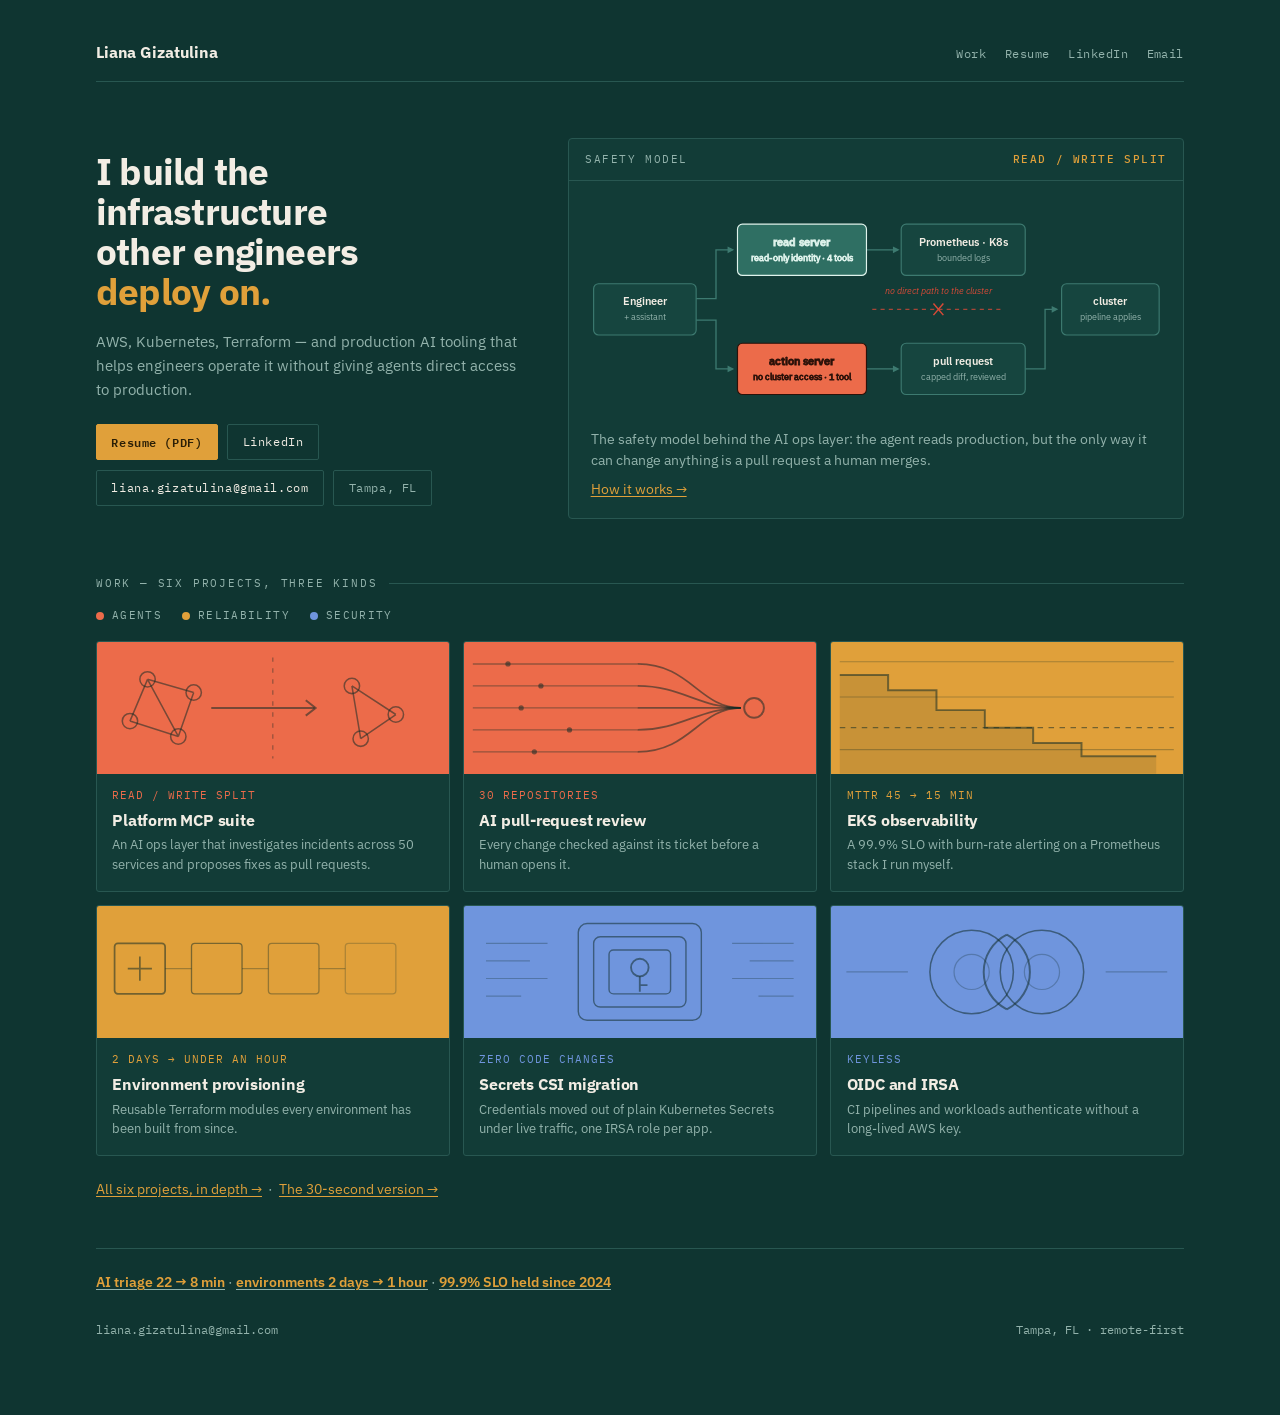
<file: index.html>
<!doctype html>
<html lang="en">
<head>
<meta charset="utf-8">
<meta name="viewport" content="width=device-width, initial-scale=1">
<title>Liana Gizatulina — Platform / DevOps Engineer</title>
<meta name="description" content="Platform engineer. I build the infrastructure other engineers deploy on — AWS, Kubernetes, Terraform — and production AI tooling for operating it.">
<link rel="icon" href="favicon.svg" type="image/svg+xml">
<link rel="canonical" href="https://lianagizatulina.com/">
<meta property="og:type" content="website">
<meta property="og:site_name" content="Liana Gizatulina">
<meta property="og:url" content="https://lianagizatulina.com/">
<meta property="og:title" content="Liana Gizatulina — Platform / DevOps Engineer">
<meta property="og:description" content="Platform engineer. I build the infrastructure other engineers deploy on — AWS, Kubernetes, Terraform — and production AI tooling for operating it.">
<meta property="og:image" content="https://lianagizatulina.com/og-2.png">
<meta property="og:image:width" content="1200">
<meta property="og:image:height" content="630">
<meta property="og:image:alt" content="Liana Gizatulina, Platform / DevOps Engineer. 99.9% SLO since 2024, environments 2 days to 1 hour, AI triage 22 to 8 min.">
<meta name="twitter:card" content="summary_large_image">
<link rel="preconnect" href="https://fonts.googleapis.com">
<link rel="preconnect" href="https://fonts.gstatic.com" crossorigin>
<link rel="stylesheet" href="style.css?v=12">
</head>
<body>

<svg width="0" height="0" style="position:absolute" aria-hidden="true" focusable="false">
  <symbol id="art-split" viewBox="0 0 320 120">
    <g fill="none" stroke="currentColor" stroke-width="1.4">
      <circle cx="46" cy="34" r="7"/><circle cx="30" cy="72" r="7"/><circle cx="74" cy="86" r="7"/><circle cx="88" cy="46" r="7"/>
      <path d="M46 34L88 46M46 34L30 72M30 72L74 86M88 46L74 86M46 34L74 86"/>
      <circle cx="232" cy="40" r="7"/><circle cx="272" cy="66" r="7"/><circle cx="240" cy="88" r="7"/>
      <path d="M232 40L272 66M272 66L240 88M232 40L240 88"/>
    </g>
    <path d="M160 14V106" stroke="currentColor" stroke-width="1.2" stroke-dasharray="4 6" opacity=".7"/>
    <g class="hi" stroke="currentColor" stroke-width="1.8" fill="none">
      <path d="M104 60h94"/><path d="M190 53l9 7-9 7"/>
    </g>
  </symbol>
  <symbol id="art-lanes" viewBox="0 0 320 120">
    <g fill="none" stroke="currentColor" stroke-width="1.2" opacity=".75">
      <path d="M8 20h150M8 40h150M8 60h150M8 80h150M8 100h150"/>
    </g>
    <g class="hi" fill="none" stroke="currentColor" stroke-width="1.6">
      <path d="M158 20C206 20 214 60 252 60"/><path d="M158 40C198 40 214 60 252 60"/>
      <path d="M158 60h94"/>
      <path d="M158 80C198 80 214 60 252 60"/><path d="M158 100C206 100 214 60 252 60"/>
      <circle cx="264" cy="60" r="9" stroke-width="1.8"/>
    </g>
    <g fill="currentColor"><circle cx="40" cy="20" r="2.4"/><circle cx="70" cy="40" r="2.4"/><circle cx="52" cy="60" r="2.4"/><circle cx="96" cy="80" r="2.4"/><circle cx="64" cy="100" r="2.4"/></g>
  </symbol>
  <symbol id="art-burn" viewBox="0 0 320 120">
    <path d="M8 30h44v14h44v18h44v16h44v14h44v12h68v36H8z" fill="currentColor" opacity=".22"/>
    <path class="hi" d="M8 30h44v14h44v18h44v16h44v14h44v12h68" fill="none" stroke="currentColor" stroke-width="1.8"/>
    <path d="M8 78h304" fill="none" stroke="currentColor" stroke-width="1.2" stroke-dasharray="5 5"/>
    <g fill="none" stroke="currentColor" stroke-width="1" opacity=".55"><path d="M8 18h304M8 50h304M8 98h304"/></g>
  </symbol>
  <symbol id="art-grid" viewBox="0 0 320 120">
    <g class="hi" fill="none" stroke="currentColor" stroke-width="1.6">
      <rect x="16" y="34" width="46" height="46" rx="3"/><path d="M28 57h22M39 46v22"/>
    </g>
    <g fill="none" stroke="currentColor" stroke-width="1.2">
      <rect x="86" y="34" width="46" height="46" rx="3" opacity=".95"/>
      <rect x="156" y="34" width="46" height="46" rx="3" opacity=".7"/>
      <rect x="226" y="34" width="46" height="46" rx="3" opacity=".45"/>
    </g>
    <g stroke="currentColor" stroke-width="1.2" opacity=".6" fill="none"><path d="M62 57h24M132 57h24M202 57h24"/></g>
  </symbol>
  <symbol id="art-vault" viewBox="0 0 320 120">
    <g fill="none" stroke="currentColor" stroke-width="1.3">
      <rect x="104" y="16" width="112" height="88" rx="8"/>
      <rect x="118" y="28" width="84" height="64" rx="6"/>
      <rect x="132" y="40" width="56" height="40" rx="4"/>
    </g>
    <g class="hi" fill="none" stroke="currentColor" stroke-width="1.7">
      <circle cx="160" cy="56" r="8"/><path d="M160 64v14M160 72h7"/>
    </g>
    <g fill="none" stroke="currentColor" stroke-width="1.1" opacity=".55">
      <path d="M20 34h56M20 50h40M20 66h56M20 82h32"/>
      <path d="M244 34h56M260 50h40M244 66h56M268 82h32"/>
    </g>
  </symbol>
  <symbol id="art-rings" viewBox="0 0 320 120">
    <g fill="none" stroke="currentColor" stroke-width="1.4">
      <circle cx="128" cy="60" r="38"/><circle cx="192" cy="60" r="38"/>
    </g>
    <g class="hi" fill="none" stroke="currentColor" stroke-width="1.8">
      <path d="M160 26a38 38 0 000 68"/><path d="M160 26a38 38 0 010 68"/>
    </g>
    <g fill="none" stroke="currentColor" stroke-width="1.1" opacity=".5">
      <circle cx="128" cy="60" r="16"/><circle cx="192" cy="60" r="16"/>
      <path d="M14 60h56M250 60h56"/>
    </g>
  </symbol>
</svg>

<div class="wrap wide">

  <nav class="site-nav">
    <span class="who">Liana Gizatulina</span>
    <span class="nav-links">
      <a href="projects/">Work</a>
      <a href="resume.pdf">Resume</a>
      <a href="https://linkedin.com/in/liana-gizatulina">LinkedIn</a>
      <a href="mailto:liana.gizatulina@gmail.com">Email</a>
    </span>
  </nav>

  <div class="hero-split">
  <header class="hero">
    <h1>I build the infrastructure other engineers <em>deploy on.</em></h1>
    <p class="hook">AWS, Kubernetes, Terraform — and production AI tooling that helps engineers operate it without giving agents direct access to production.</p>
    <ul class="chips">
      <li><a class="pri" href="resume.pdf">Resume (PDF)</a></li>
      <li><a href="https://linkedin.com/in/liana-gizatulina">LinkedIn</a></li>
      <li><a href="mailto:liana.gizatulina@gmail.com">liana.gizatulina@gmail.com</a></li>
      <li><span>Tampa, FL</span></li>
    </ul>
  </header>

  <figure class="showcase framed">
    <div class="panel-bar"><span>Safety model</span><b>read / write split</b></div>
    <div class="panel-body">
      <svg class="dgm" viewBox="0 0 700 250" role="img" aria-label="Read and write paths, separated" aria-describedby="home-diagram-desc" xmlns="http://www.w3.org/2000/svg">
        <desc id="home-diagram-desc">The assistant reaches the read server, which queries Prometheus, Kubernetes state, and bounded logs using a read-only service account. Separately, the assistant reaches the action server, which holds no cluster credentials and can only open a GitHub pull request. A human reviews and merges that pull request, and only then does the delivery pipeline apply the change to the cluster. There is no path from the agent directly to the cluster.</desc>

        <g class="edge from-eng to-read"><path class="ln" d="M132 112 H 156 V 53 H 176"/><path class="hd" d="M178 53 l -8 -4 v 8 z"/></g>
        <g class="edge from-eng to-act"><path class="ln" d="M132 138 H 156 V 197 H 176"/><path class="hd" d="M178 197 l -8 -4 v 8 z"/></g>
        <g class="edge from-read to-prom"><path class="ln" d="M338 53 H 376"/><path class="hd" d="M378 53 l -8 -4 v 8 z"/></g>
        <g class="edge from-act to-pr"><path class="ln" d="M338 197 H 376"/><path class="hd" d="M378 197 l -8 -4 v 8 z"/></g>
        <g class="edge from-pr to-cluster"><path class="ln" d="M530 197 H 554 V 125 H 568"/><path class="hd" d="M570 125 l -8 -4 v 8 z"/></g>

        <g class="barrier" aria-hidden="true">
          <path class="bar" d="M345 125 H 505"/>
          <path class="cross" d="M419 118 l 12 14 M431 118 l -12 14"/>
          <text x="425" y="106">no direct path to the cluster</text>
        </g>

        <g class="node n-eng">
          <rect class="box" x="8" y="94" width="124" height="62" rx="6"/>
          <text class="lbl" x="70" y="120">Engineer</text>
          <text class="sub" x="70" y="138">+ assistant</text>
        </g>
        <g class="node n-read">
          <rect class="box" x="182" y="22" width="156" height="62" rx="6"/>
          <text class="lbl" x="260" y="48">read server</text>
          <text class="sub" x="260" y="66">read-only identity &#183; 4 tools</text>
        </g>
        <g class="node n-act">
          <rect class="box" x="182" y="166" width="156" height="62" rx="6"/>
          <text class="lbl" x="260" y="192">action server</text>
          <text class="sub" x="260" y="210">no cluster access &#183; 1 tool</text>
        </g>
        <g class="node n-prom">
          <rect class="box" x="380" y="22" width="150" height="62" rx="6"/>
          <text class="lbl" x="455" y="48">Prometheus &#183; K8s</text>
          <text class="sub" x="455" y="66">bounded logs</text>
        </g>
        <g class="node n-pr">
          <rect class="box" x="380" y="166" width="150" height="62" rx="6"/>
          <text class="lbl" x="455" y="192">pull request</text>
          <text class="sub" x="455" y="210">capped diff, reviewed</text>
        </g>
        <g class="node n-cluster">
          <rect class="box" x="574" y="94" width="118" height="62" rx="6"/>
          <text class="lbl" x="633" y="120">cluster</text>
          <text class="sub" x="633" y="138">pipeline applies</text>
        </g>
      </svg>
      <figcaption>The safety model behind the AI ops layer: the agent reads production, but the only way it can change anything is a pull request a human merges.<a class="go" href="projects/mcp-suite.html">How it works &rarr;</a></figcaption>
    </div>
  </figure>
  </div>

  <p class="sec-label">Work — six projects, three kinds</p>

  <ul class="cat-key">
    <li class="c-agents"><i></i>Agents</li>
    <li class="c-rely"><i></i>Reliability</li>
    <li class="c-sec"><i></i>Security</li>
  </ul>

  <ul class="cards">
    <li><a class="pcard c-agents" href="projects/mcp-suite.html">
      <svg class="pcard-art" viewBox="0 0 320 120" aria-hidden="true"><use href="#art-split"/></svg>
      <span class="pcard-body">
        <span class="pcard-metric">read / write split</span>
        <span class="pcard-title">Platform MCP suite</span>
        <span class="pcard-note">An AI ops layer that investigates incidents across 50 services and proposes fixes as pull requests.</span>
      </span>
    </a></li>
    <li><a class="pcard c-agents" href="projects/ai-pr-review.html">
      <svg class="pcard-art" viewBox="0 0 320 120" aria-hidden="true"><use href="#art-lanes"/></svg>
      <span class="pcard-body">
        <span class="pcard-metric">30 repositories</span>
        <span class="pcard-title">AI pull-request review</span>
        <span class="pcard-note">Every change checked against its ticket before a human opens it.</span>
      </span>
    </a></li>
    <li><a class="pcard c-rely" href="projects/eks-observability.html">
      <svg class="pcard-art" viewBox="0 0 320 120" aria-hidden="true"><use href="#art-burn"/></svg>
      <span class="pcard-body">
        <span class="pcard-metric">MTTR 45 &rarr; 15 min</span>
        <span class="pcard-title">EKS observability</span>
        <span class="pcard-note">A 99.9% SLO with burn-rate alerting on a Prometheus stack I run myself.</span>
      </span>
    </a></li>
    <li><a class="pcard c-rely" href="projects/provisioning.html">
      <svg class="pcard-art" viewBox="0 0 320 120" aria-hidden="true"><use href="#art-grid"/></svg>
      <span class="pcard-body">
        <span class="pcard-metric">2 days &rarr; under an hour</span>
        <span class="pcard-title">Environment provisioning</span>
        <span class="pcard-note">Reusable Terraform modules every environment has been built from since.</span>
      </span>
    </a></li>
    <li><a class="pcard c-sec" href="projects/secrets-csi.html">
      <svg class="pcard-art" viewBox="0 0 320 120" aria-hidden="true"><use href="#art-vault"/></svg>
      <span class="pcard-body">
        <span class="pcard-metric">zero code changes</span>
        <span class="pcard-title">Secrets CSI migration</span>
        <span class="pcard-note">Credentials moved out of plain Kubernetes Secrets under live traffic, one IRSA role per app.</span>
      </span>
    </a></li>
    <li><a class="pcard c-sec" href="projects/oidc-irsa.html">
      <svg class="pcard-art" viewBox="0 0 320 120" aria-hidden="true"><use href="#art-rings"/></svg>
      <span class="pcard-body">
        <span class="pcard-metric">keyless</span>
        <span class="pcard-title">OIDC and IRSA</span>
        <span class="pcard-note">CI pipelines and workloads authenticate without a long-lived AWS key.</span>
      </span>
    </a></li>
  </ul>

  <p class="more"><a href="projects/">All six projects, in depth &rarr;</a> &nbsp;&middot;&nbsp; <a href="30-seconds.html">The 30-second version &rarr;</a></p>

  <p class="numbers">
    <a href="projects/mcp-suite.html"><strong>AI triage 22 &rarr; 8 min</strong></a> &middot; <a href="projects/provisioning.html"><strong>environments 2 days &rarr; 1 hour</strong></a> &middot; <a href="projects/eks-observability.html"><strong>99.9% SLO held since 2024</strong></a>
  </p>

  <p class="site-foot"><span>liana.gizatulina@gmail.com</span><span>Tampa, FL &middot; remote-first</span></p>

</div>
</body>
</html>
</file>
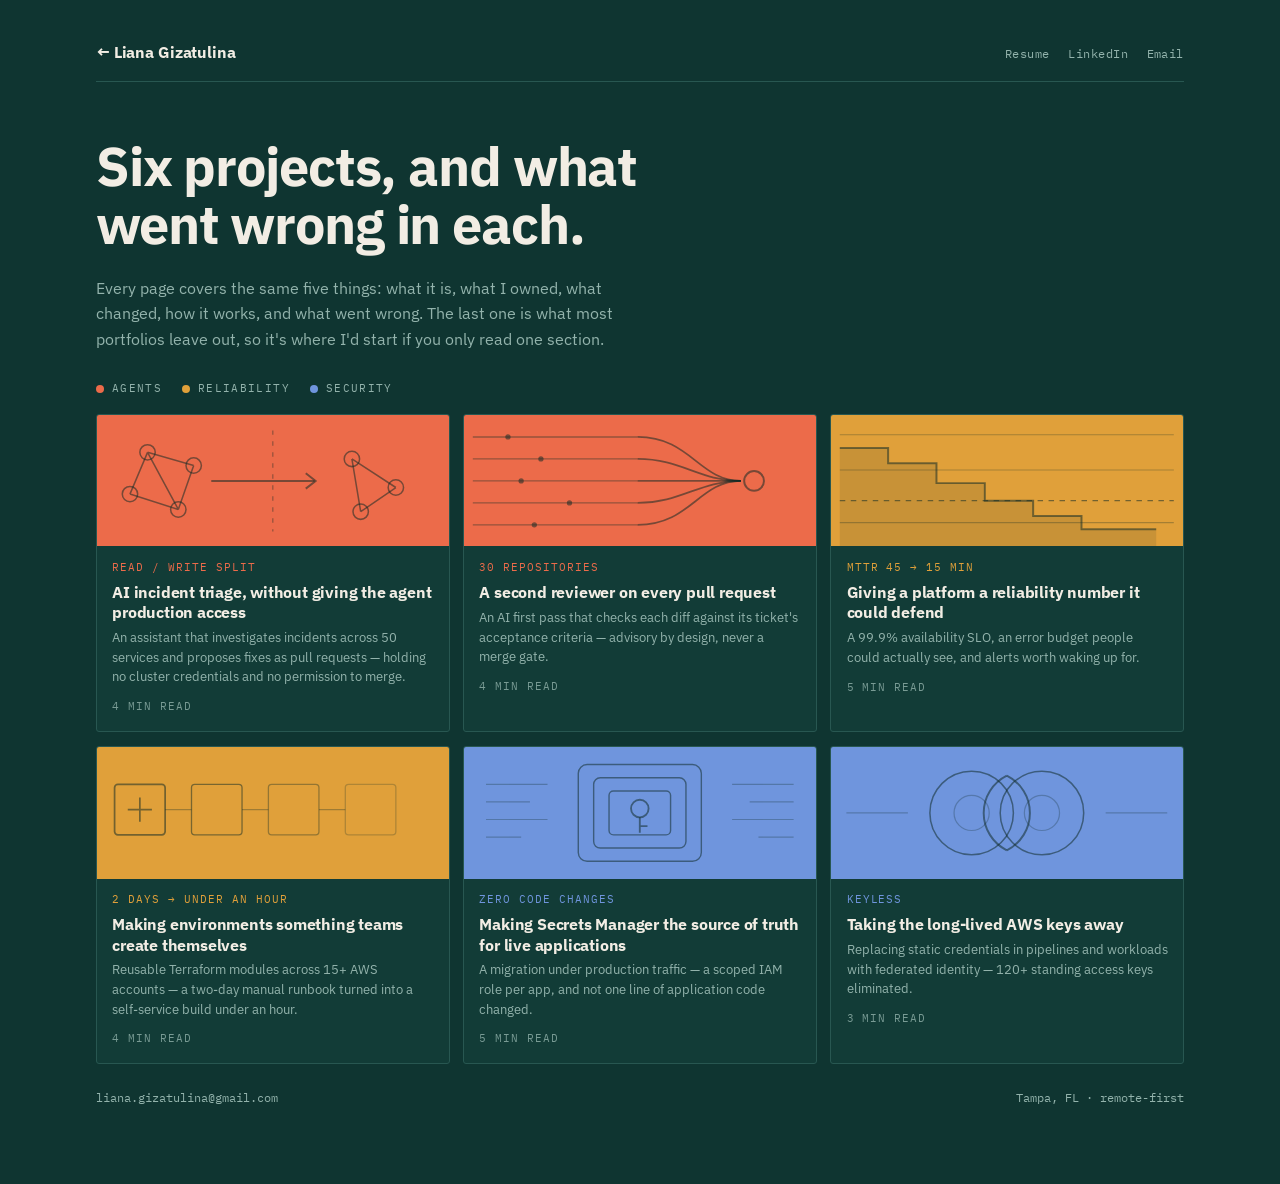
<file: projects/index.html>
<!doctype html>
<html lang="en">
<head>
<meta charset="utf-8">
<meta name="viewport" content="width=device-width, initial-scale=1">
<title>Projects — Liana Gizatulina</title>
<meta name="description" content="Platform engineering projects: what each one does, what changed because of it, how it works, and what went wrong.">
<link rel="icon" href="../favicon.svg" type="image/svg+xml">
<link rel="canonical" href="https://lianagizatulina.com/projects/">
<meta property="og:type" content="website">
<meta property="og:site_name" content="Liana Gizatulina">
<meta property="og:url" content="https://lianagizatulina.com/projects/">
<meta property="og:title" content="Projects — Liana Gizatulina">
<meta property="og:description" content="Platform engineering projects: what each one does, what changed because of it, how it works, and what went wrong.">
<meta property="og:image" content="https://lianagizatulina.com/og-2.png">
<meta property="og:image:width" content="1200">
<meta property="og:image:height" content="630">
<meta property="og:image:alt" content="Liana Gizatulina, Platform / DevOps Engineer. 99.9% SLO since 2024, environments 2 days to 1 hour, AI triage 22 to 8 min.">
<meta name="twitter:card" content="summary_large_image">
<link rel="preconnect" href="https://fonts.googleapis.com">
<link rel="preconnect" href="https://fonts.gstatic.com" crossorigin>
<link rel="stylesheet" href="../style.css?v=12">
</head>
<body>

<svg width="0" height="0" style="position:absolute" aria-hidden="true" focusable="false">
  <symbol id="art-split" viewBox="0 0 320 120">
    <g fill="none" stroke="currentColor" stroke-width="1.4">
      <circle cx="46" cy="34" r="7"/><circle cx="30" cy="72" r="7"/><circle cx="74" cy="86" r="7"/><circle cx="88" cy="46" r="7"/>
      <path d="M46 34L88 46M46 34L30 72M30 72L74 86M88 46L74 86M46 34L74 86"/>
      <circle cx="232" cy="40" r="7"/><circle cx="272" cy="66" r="7"/><circle cx="240" cy="88" r="7"/>
      <path d="M232 40L272 66M272 66L240 88M232 40L240 88"/>
    </g>
    <path d="M160 14V106" stroke="currentColor" stroke-width="1.2" stroke-dasharray="4 6" opacity=".7"/>
    <g class="hi" stroke="currentColor" stroke-width="1.8" fill="none">
      <path d="M104 60h94"/><path d="M190 53l9 7-9 7"/>
    </g>
  </symbol>
  <symbol id="art-lanes" viewBox="0 0 320 120">
    <g fill="none" stroke="currentColor" stroke-width="1.2" opacity=".75">
      <path d="M8 20h150M8 40h150M8 60h150M8 80h150M8 100h150"/>
    </g>
    <g class="hi" fill="none" stroke="currentColor" stroke-width="1.6">
      <path d="M158 20C206 20 214 60 252 60"/><path d="M158 40C198 40 214 60 252 60"/>
      <path d="M158 60h94"/>
      <path d="M158 80C198 80 214 60 252 60"/><path d="M158 100C206 100 214 60 252 60"/>
      <circle cx="264" cy="60" r="9" stroke-width="1.8"/>
    </g>
    <g fill="currentColor"><circle cx="40" cy="20" r="2.4"/><circle cx="70" cy="40" r="2.4"/><circle cx="52" cy="60" r="2.4"/><circle cx="96" cy="80" r="2.4"/><circle cx="64" cy="100" r="2.4"/></g>
  </symbol>
  <symbol id="art-burn" viewBox="0 0 320 120">
    <path d="M8 30h44v14h44v18h44v16h44v14h44v12h68v36H8z" fill="currentColor" opacity=".22"/>
    <path class="hi" d="M8 30h44v14h44v18h44v16h44v14h44v12h68" fill="none" stroke="currentColor" stroke-width="1.8"/>
    <path d="M8 78h304" fill="none" stroke="currentColor" stroke-width="1.2" stroke-dasharray="5 5"/>
    <g fill="none" stroke="currentColor" stroke-width="1" opacity=".55"><path d="M8 18h304M8 50h304M8 98h304"/></g>
  </symbol>
  <symbol id="art-grid" viewBox="0 0 320 120">
    <g class="hi" fill="none" stroke="currentColor" stroke-width="1.6">
      <rect x="16" y="34" width="46" height="46" rx="3"/><path d="M28 57h22M39 46v22"/>
    </g>
    <g fill="none" stroke="currentColor" stroke-width="1.2">
      <rect x="86" y="34" width="46" height="46" rx="3" opacity=".95"/>
      <rect x="156" y="34" width="46" height="46" rx="3" opacity=".7"/>
      <rect x="226" y="34" width="46" height="46" rx="3" opacity=".45"/>
    </g>
    <g stroke="currentColor" stroke-width="1.2" opacity=".6" fill="none"><path d="M62 57h24M132 57h24M202 57h24"/></g>
  </symbol>
  <symbol id="art-vault" viewBox="0 0 320 120">
    <g fill="none" stroke="currentColor" stroke-width="1.3">
      <rect x="104" y="16" width="112" height="88" rx="8"/>
      <rect x="118" y="28" width="84" height="64" rx="6"/>
      <rect x="132" y="40" width="56" height="40" rx="4"/>
    </g>
    <g class="hi" fill="none" stroke="currentColor" stroke-width="1.7">
      <circle cx="160" cy="56" r="8"/><path d="M160 64v14M160 72h7"/>
    </g>
    <g fill="none" stroke="currentColor" stroke-width="1.1" opacity=".55">
      <path d="M20 34h56M20 50h40M20 66h56M20 82h32"/>
      <path d="M244 34h56M260 50h40M244 66h56M268 82h32"/>
    </g>
  </symbol>
  <symbol id="art-rings" viewBox="0 0 320 120">
    <g fill="none" stroke="currentColor" stroke-width="1.4">
      <circle cx="128" cy="60" r="38"/><circle cx="192" cy="60" r="38"/>
    </g>
    <g class="hi" fill="none" stroke="currentColor" stroke-width="1.8">
      <path d="M160 26a38 38 0 000 68"/><path d="M160 26a38 38 0 010 68"/>
    </g>
    <g fill="none" stroke="currentColor" stroke-width="1.1" opacity=".5">
      <circle cx="128" cy="60" r="16"/><circle cx="192" cy="60" r="16"/>
      <path d="M14 60h56M250 60h56"/>
    </g>
  </symbol>
</svg>

<div class="wrap wide">

  <nav class="site-nav">
    <span class="who"><a class="home" href="../">&larr; Liana Gizatulina</a></span>
    <span class="nav-links">
      <a href="../resume.pdf">Resume</a>
      <a href="https://linkedin.com/in/liana-gizatulina">LinkedIn</a>
      <a href="mailto:liana.gizatulina@gmail.com">Email</a>
    </span>
  </nav>

  <header class="hero">
    <h1>Six projects, and what went wrong in each.</h1>
    <p class="hook">Every page covers the same five things: what it is, what I owned, what changed, how it works, and what went wrong. The last one is what most portfolios leave out, so it's where I'd start if you only read one section.</p>
  </header>

  <ul class="cat-key">
    <li class="c-agents"><i></i>Agents</li>
    <li class="c-rely"><i></i>Reliability</li>
    <li class="c-sec"><i></i>Security</li>
  </ul>

  <ul class="cards">
    <li><a class="pcard c-agents" href="mcp-suite.html">
      <svg class="pcard-art" viewBox="0 0 320 120" aria-hidden="true"><use href="#art-split"/></svg>
      <span class="pcard-body">
        <span class="pcard-metric">read / write split</span>
        <span class="pcard-title">AI incident triage, without giving the agent production access</span>
        <span class="pcard-note">An assistant that investigates incidents across 50 services and proposes fixes as pull requests — holding no cluster credentials and no permission to merge.</span>
        <span class="pcard-time">4 min read</span>
      </span>
    </a></li>
    <li><a class="pcard c-agents" href="ai-pr-review.html">
      <svg class="pcard-art" viewBox="0 0 320 120" aria-hidden="true"><use href="#art-lanes"/></svg>
      <span class="pcard-body">
        <span class="pcard-metric">30 repositories</span>
        <span class="pcard-title">A second reviewer on every pull request</span>
        <span class="pcard-note">An AI first pass that checks each diff against its ticket's acceptance criteria — advisory by design, never a merge gate.</span>
        <span class="pcard-time">4 min read</span>
      </span>
    </a></li>
    <li><a class="pcard c-rely" href="eks-observability.html">
      <svg class="pcard-art" viewBox="0 0 320 120" aria-hidden="true"><use href="#art-burn"/></svg>
      <span class="pcard-body">
        <span class="pcard-metric">MTTR 45 &rarr; 15 min</span>
        <span class="pcard-title">Giving a platform a reliability number it could defend</span>
        <span class="pcard-note">A 99.9% availability SLO, an error budget people could actually see, and alerts worth waking up for.</span>
        <span class="pcard-time">5 min read</span>
      </span>
    </a></li>
    <li><a class="pcard c-rely" href="provisioning.html">
      <svg class="pcard-art" viewBox="0 0 320 120" aria-hidden="true"><use href="#art-grid"/></svg>
      <span class="pcard-body">
        <span class="pcard-metric">2 days &rarr; under an hour</span>
        <span class="pcard-title">Making environments something teams create themselves</span>
        <span class="pcard-note">Reusable Terraform modules across 15+ AWS accounts — a two-day manual runbook turned into a self-service build under an hour.</span>
        <span class="pcard-time">4 min read</span>
      </span>
    </a></li>
    <li><a class="pcard c-sec" href="secrets-csi.html">
      <svg class="pcard-art" viewBox="0 0 320 120" aria-hidden="true"><use href="#art-vault"/></svg>
      <span class="pcard-body">
        <span class="pcard-metric">zero code changes</span>
        <span class="pcard-title">Making Secrets Manager the source of truth for live applications</span>
        <span class="pcard-note">A migration under production traffic — a scoped IAM role per app, and not one line of application code changed.</span>
        <span class="pcard-time">5 min read</span>
      </span>
    </a></li>
    <li><a class="pcard c-sec" href="oidc-irsa.html">
      <svg class="pcard-art" viewBox="0 0 320 120" aria-hidden="true"><use href="#art-rings"/></svg>
      <span class="pcard-body">
        <span class="pcard-metric">keyless</span>
        <span class="pcard-title">Taking the long-lived AWS keys away</span>
        <span class="pcard-note">Replacing static credentials in pipelines and workloads with federated identity — 120+ standing access keys eliminated.</span>
        <span class="pcard-time">3 min read</span>
      </span>
    </a></li>
  </ul>

  <p class="site-foot"><span>liana.gizatulina@gmail.com</span><span>Tampa, FL &middot; remote-first</span></p>

</div>
</body>
</html>
</file>
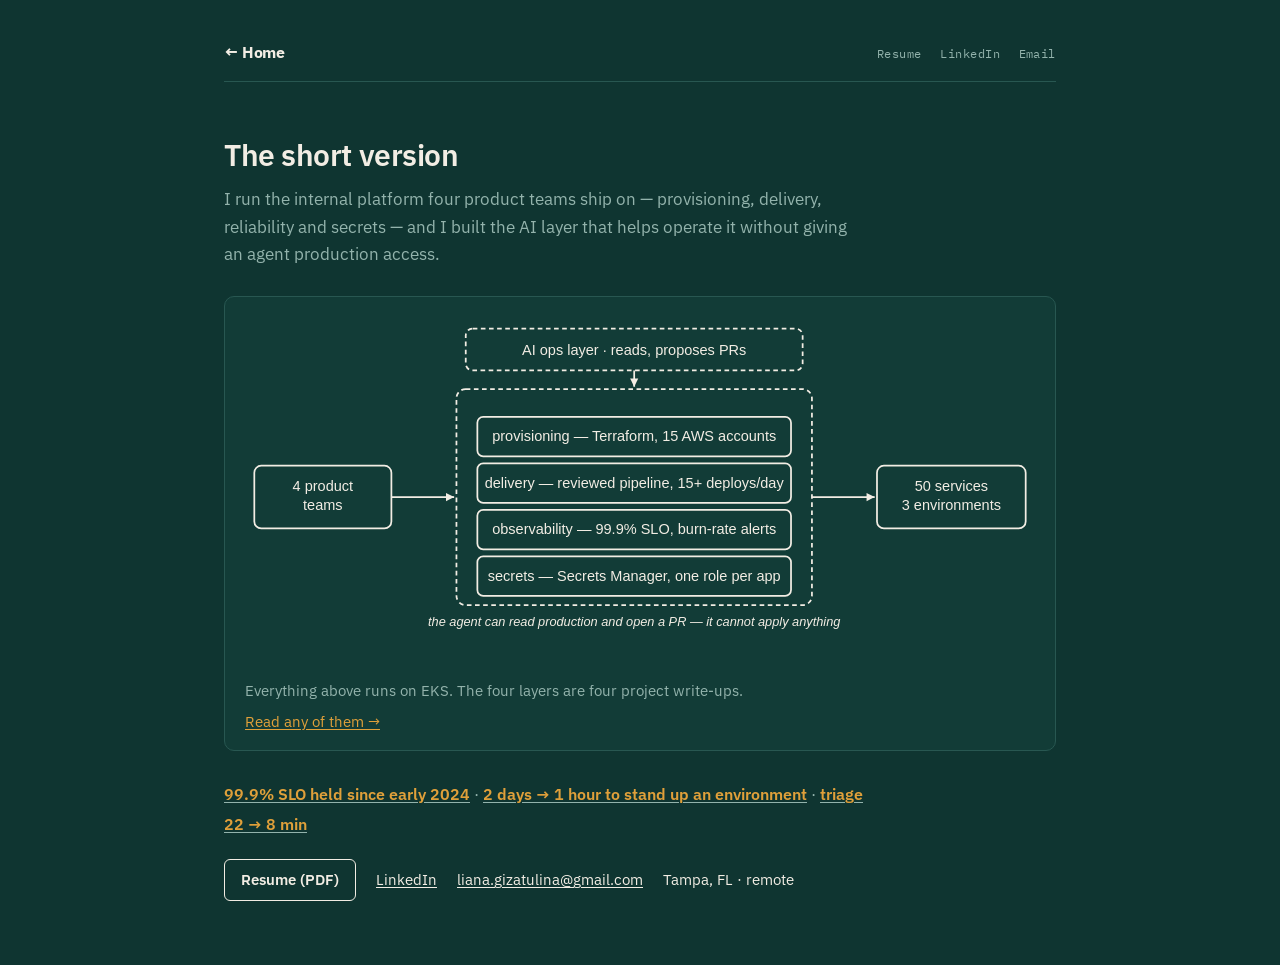
<file: 30-seconds.html>
<!doctype html>
<html lang="en">
<head>
<meta charset="utf-8">
<meta name="viewport" content="width=device-width, initial-scale=1">
<title>The short version — Liana Gizatulina</title>
<meta name="description" content="What I run, at a glance: the platform four product teams ship on, and the AI layer that operates it.">
<link rel="icon" href="favicon.svg" type="image/svg+xml">
<link rel="canonical" href="https://lianagizatulina.com/30-seconds.html">
<link rel="stylesheet" href="style.css?v=12">
</head>
<body>
<div class="wrap">

  <nav class="site-nav">
    <span class="who"><a class="home" href="./">&larr; Home</a></span>
    <span class="nav-links">
      <a href="resume.pdf">Resume</a>
      <a href="https://linkedin.com/in/liana-gizatulina">LinkedIn</a>
      <a href="mailto:liana.gizatulina@gmail.com">Email</a>
    </span>
  </nav>

  <h1 class="name">The short version</h1>
  <p class="pitch">I run the internal platform four product teams ship on — provisioning, delivery, reliability and secrets — and I built the AI layer that helps operate it without giving an agent production access.</p>

  <figure class="showcase">
    <svg viewBox="0 0 680 300" role="img" aria-labelledby="p-title p-desc" xmlns="http://www.w3.org/2000/svg">
      <title id="p-title">What I run</title>
      <desc id="p-desc">Four product teams ship onto a platform I own, made of four layers: provisioning with Terraform across fifteen AWS accounts, delivery through a reviewed pipeline, observability against a 99.9 percent availability target, and secrets held in AWS Secrets Manager with one scoped role per app. Above it sits an AI operations layer that can read production and propose changes as pull requests, never apply them. The platform serves fifty services across three environments on EKS.</desc>

      <g fill="none" stroke="currentColor" stroke-width="1.5" stroke-dasharray="4 3">
        <rect x="190" y="10" width="290" height="36" rx="6"/>
        <rect x="182" y="62" width="306" height="186" rx="8"/>
      </g>
      <g fill="none" stroke="currentColor" stroke-width="1.5">
        <rect x="8" y="128" width="118" height="54" rx="6"/>
        <rect x="200" y="86" width="270" height="34" rx="5"/>
        <rect x="200" y="126" width="270" height="34" rx="5"/>
        <rect x="200" y="166" width="270" height="34" rx="5"/>
        <rect x="200" y="206" width="270" height="34" rx="5"/>
        <rect x="544" y="128" width="128" height="54" rx="6"/>
      </g>

      <g fill="currentColor" font-family="-apple-system, BlinkMacSystemFont, 'Segoe UI', Roboto, sans-serif" font-size="12.5" text-anchor="middle">
        <text x="67" y="150">4 product</text>
        <text x="67" y="166">teams</text>
        <text x="335" y="33">AI ops layer &#183; reads, proposes PRs</text>
        <text x="335" y="107">provisioning &#8212; Terraform, 15 AWS accounts</text>
        <text x="335" y="147">delivery &#8212; reviewed pipeline, 15+ deploys/day</text>
        <text x="335" y="187">observability &#8212; 99.9% SLO, burn-rate alerts</text>
        <text x="335" y="227">secrets &#8212; Secrets Manager, one role per app</text>
        <text x="608" y="150">50 services</text>
        <text x="608" y="166">3 environments</text>
      </g>

      <g stroke="currentColor" stroke-width="1.5" fill="none">
        <path d="M126 155 L 180 155"/>
        <path d="M488 155 L 542 155"/>
        <path d="M335 46 L 335 60"/>
      </g>
      <g fill="currentColor">
        <path d="M180 155 l -7 -3.5 v 7 z"/>
        <path d="M542 155 l -7 -3.5 v 7 z"/>
        <path d="M335 60 l -3.5 -7 h 7 z"/>
      </g>

      <g fill="currentColor" font-family="-apple-system, BlinkMacSystemFont, 'Segoe UI', Roboto, sans-serif" font-size="11" font-style="italic" text-anchor="middle">
        <text x="335" y="266">the agent can read production and open a PR &#8212; it cannot apply anything</text>
      </g>
    </svg>
    <figcaption>Everything above runs on EKS. The four layers are four project write-ups.<a class="go" href="projects/">Read any of them &rarr;</a></figcaption>
  </figure>

  <p class="numbers">
    <a href="projects/eks-observability.html"><strong>99.9% SLO held since early 2024</strong></a> ·
    <a href="projects/provisioning.html"><strong>2 days &rarr; 1 hour to stand up an environment</strong></a> ·
    <a href="projects/mcp-suite.html"><strong>triage 22 &rarr; 8 min</strong></a>
  </p>

  <p class="meta">
    <a class="btn" href="resume.pdf">Resume (PDF)</a>
    <a href="https://linkedin.com/in/liana-gizatulina">LinkedIn</a>
    <a href="mailto:liana.gizatulina@gmail.com">liana.gizatulina@gmail.com</a>
    <span>Tampa, FL &#183; remote</span>
  </p>

</div>
</body>
</html>
</file>
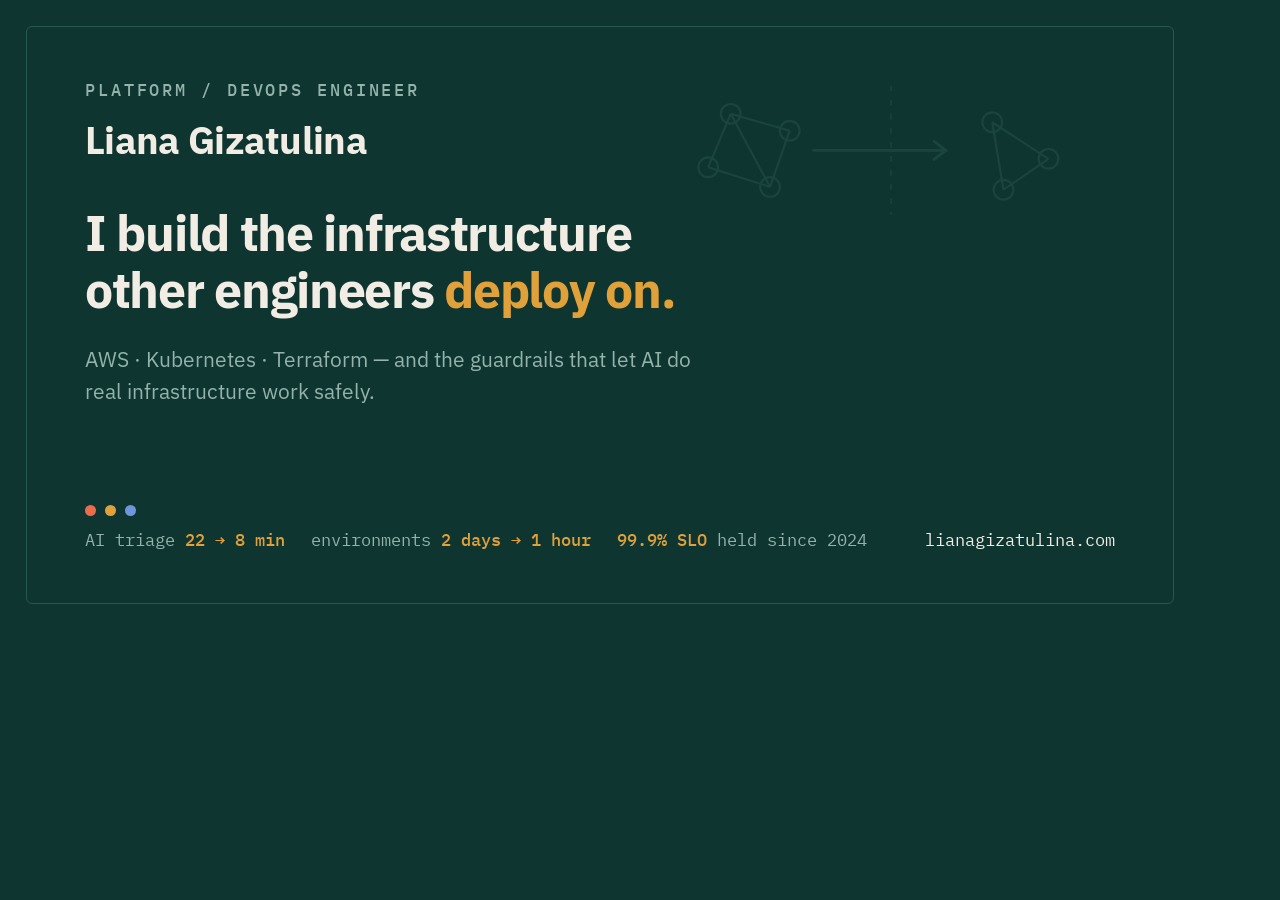
<file: og-card.source.html>
<!doctype html>
<html>
<head>
<meta charset="utf-8">
<link rel="preconnect" href="https://fonts.googleapis.com">
<link rel="preconnect" href="https://fonts.gstatic.com" crossorigin>
<link rel="stylesheet" href="https://fonts.googleapis.com/css2?family=IBM+Plex+Mono:wght@400;500&family=IBM+Plex+Sans:wght@400;600;700&display=swap">
<style>
  * { box-sizing: border-box; margin: 0; padding: 0; }
  html, body { width: 1200px; height: 630px; }
  body {
    background: #0f3531;
    font-family: "IBM Plex Sans", -apple-system, Helvetica, Arial, sans-serif;
    color: #f2ede4;
    position: relative;
    overflow: hidden;
  }
  .art { position: absolute; right: 84px; top: 66px; width: 450px; opacity: .19; color: #4e857a; }
  .frame {
    position: absolute; inset: 26px;
    border: 1px solid #285751; border-radius: 6px;
    padding: 52px 58px;
    display: flex; flex-direction: column; justify-content: space-between;
  }
  .role {
    font-family: "IBM Plex Mono", monospace; font-size: 17px; font-weight: 500;
    letter-spacing: .17em; text-transform: uppercase; color: #93b3ac;
    margin-bottom: 14px;
  }
  .name { font-size: 38px; font-weight: 700; letter-spacing: -.018em; margin-bottom: 40px; }
  .pitch {
    font-size: 50px; font-weight: 700; line-height: 1.14; letter-spacing: -.026em;
    max-width: 770px;
  }
  .pitch em { font-style: normal; color: #e0a03a; }
  .sub {
    margin-top: 26px; font-size: 21px; line-height: 1.5; color: #93b3ac;
    max-width: 640px;
  }
  .foot { display: flex; justify-content: space-between; align-items: flex-end; gap: 24px; }
  .nums {
    font-family: "IBM Plex Mono", monospace; font-size: 16.5px; color: #93b3ac;
    display: flex; gap: 26px; flex-wrap: wrap;
  }
  .nums b { color: #e0a03a; font-weight: 500; }
  .dots { display: flex; gap: 9px; margin-bottom: 13px; }
  .dots i { width: 11px; height: 11px; border-radius: 50%; display: block; }
  .site { font-family: "IBM Plex Mono", monospace; font-size: 17px; color: #f2ede4; white-space: nowrap; }
</style>
</head>
<body>

<svg class="art" viewBox="0 0 320 120" xmlns="http://www.w3.org/2000/svg" aria-hidden="true">
  <g fill="none" stroke="currentColor" stroke-width="1.5">
    <circle cx="46" cy="34" r="7"/><circle cx="30" cy="72" r="7"/><circle cx="74" cy="86" r="7"/><circle cx="88" cy="46" r="7"/>
    <path d="M46 34L88 46M46 34L30 72M30 72L74 86M88 46L74 86M46 34L74 86"/>
    <circle cx="232" cy="40" r="7"/><circle cx="272" cy="66" r="7"/><circle cx="240" cy="88" r="7"/>
    <path d="M232 40L272 66M272 66L240 88M232 40L240 88"/>
  </g>
  <path d="M160 14V106" stroke="currentColor" stroke-width="1.3" stroke-dasharray="4 6" opacity=".8"/>
  <g stroke="currentColor" stroke-width="2" fill="none">
    <path d="M104 60h94"/><path d="M190 53l9 7-9 7"/>
  </g>
</svg>

<div class="frame">
  <div>
    <p class="role">Platform / DevOps Engineer</p>
    <p class="name">Liana Gizatulina</p>
    <p class="pitch">I build the infrastructure<br>other engineers <em>deploy on.</em></p>
    <p class="sub">AWS &middot; Kubernetes &middot; Terraform &mdash; and the guardrails that let AI do real infrastructure work safely.</p>
  </div>

  <div class="foot">
    <div>
      <div class="dots">
        <i style="background:#ec6b4a"></i><i style="background:#e0a03a"></i><i style="background:#6f95dd"></i>
      </div>
      <div class="nums">
        <span>AI triage <b>22 &rarr; 8 min</b></span>
        <span>environments <b>2 days &rarr; 1 hour</b></span>
        <span><b>99.9% SLO</b> held since 2024</span>
      </div>
    </div>
    <span class="site">lianagizatulina.com</span>
  </div>
</div>

</body>
</html>
</file>
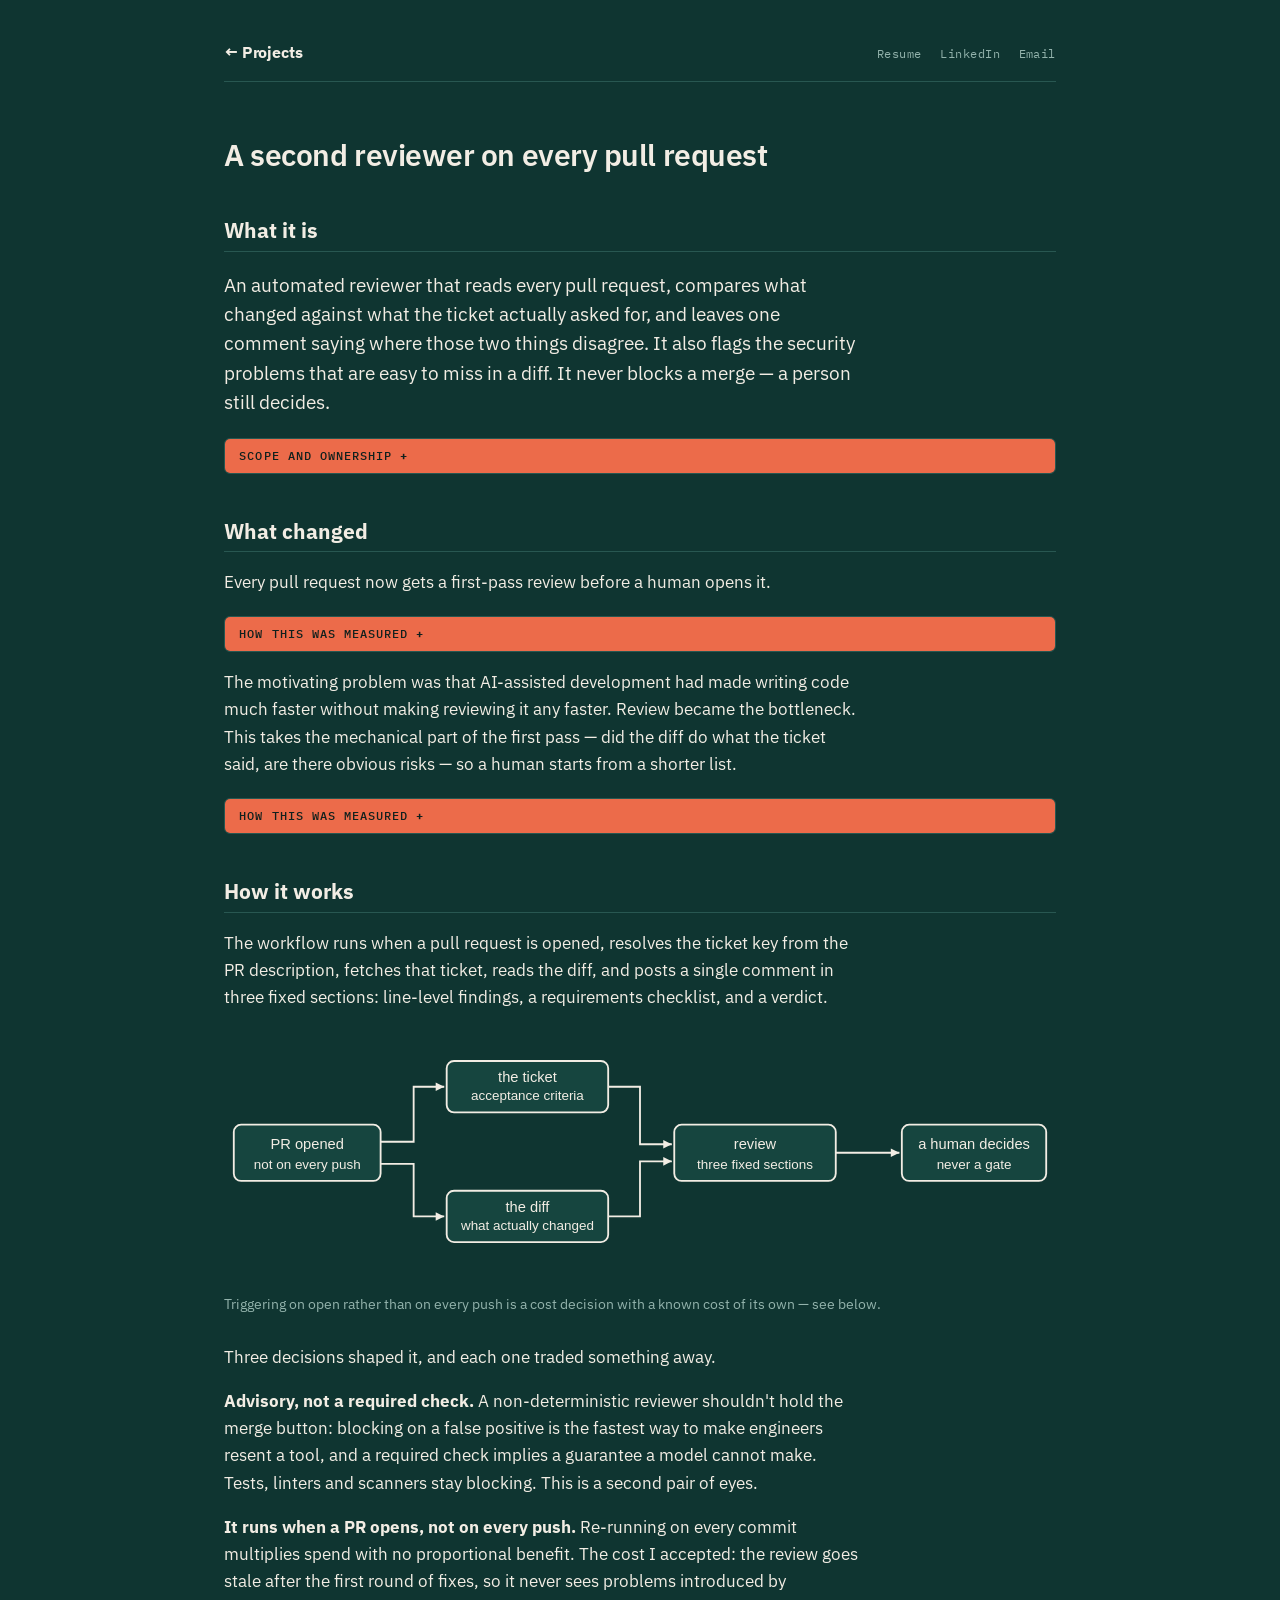
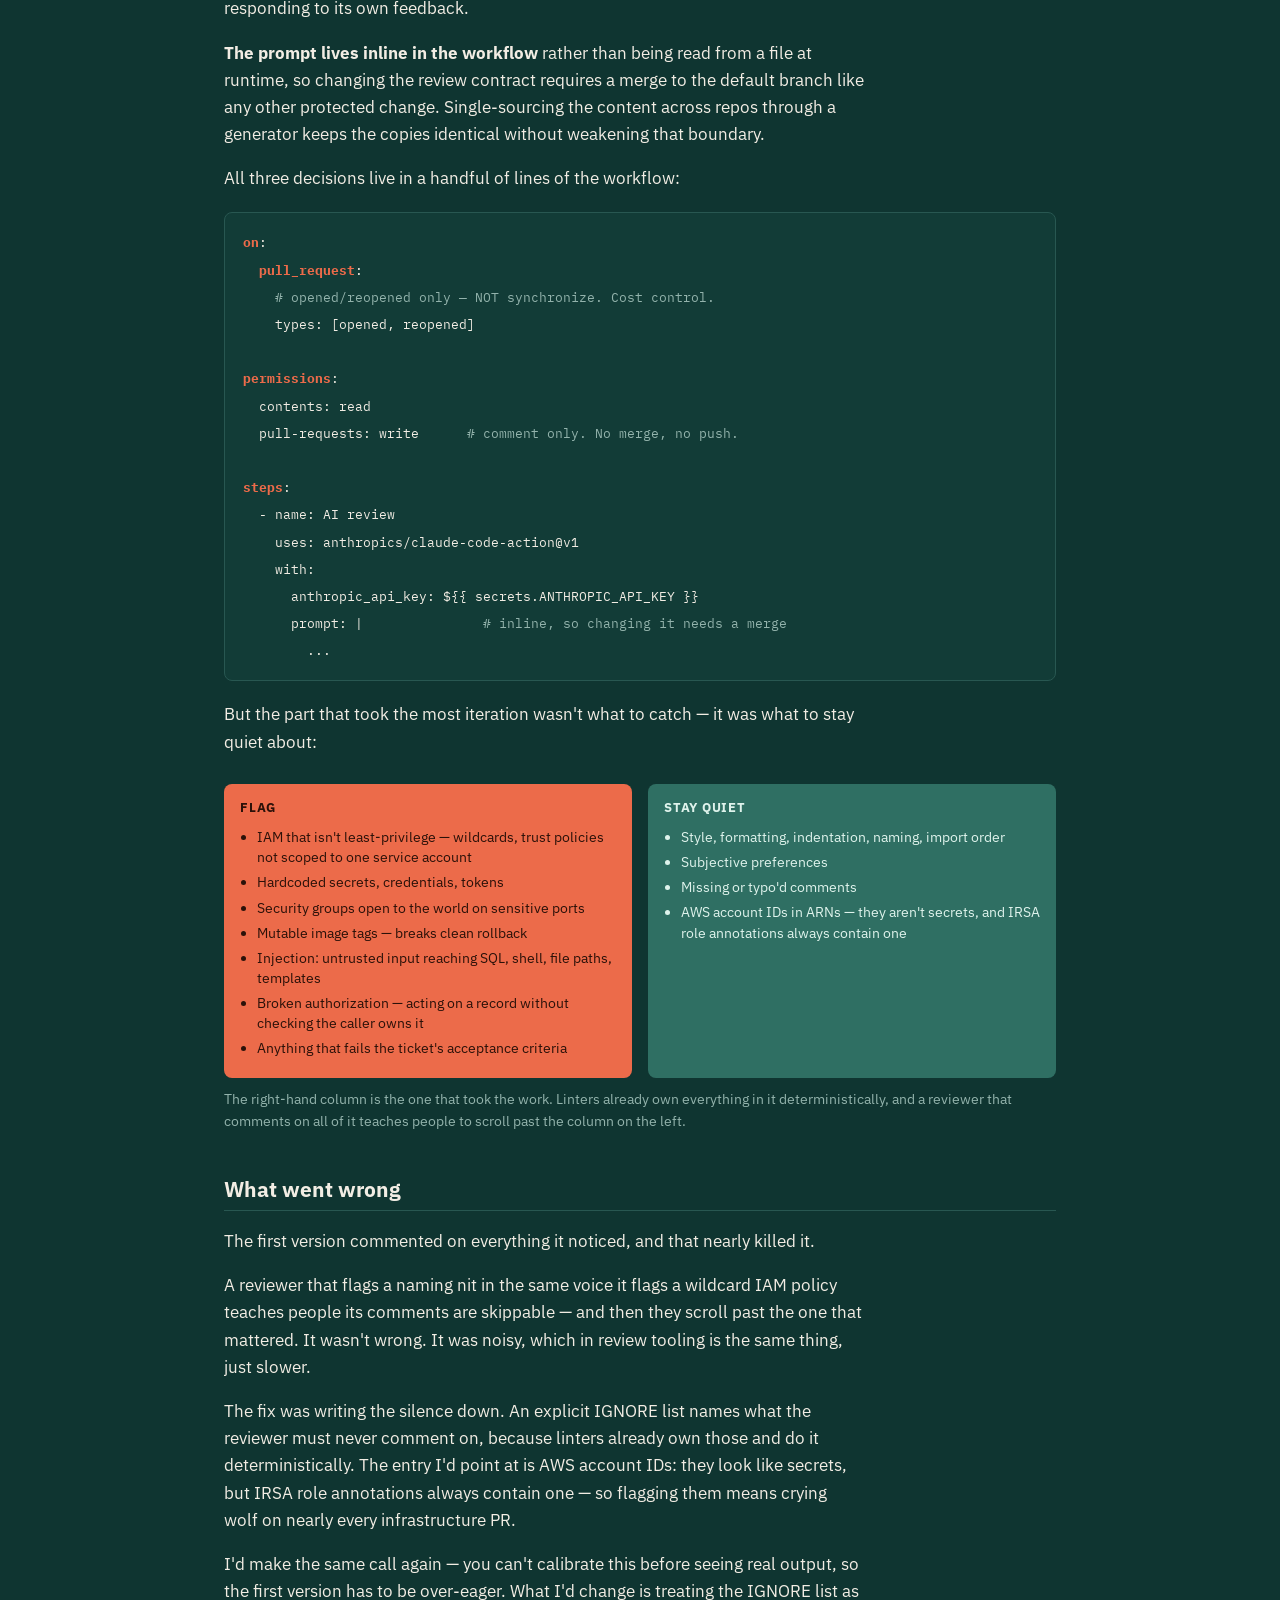
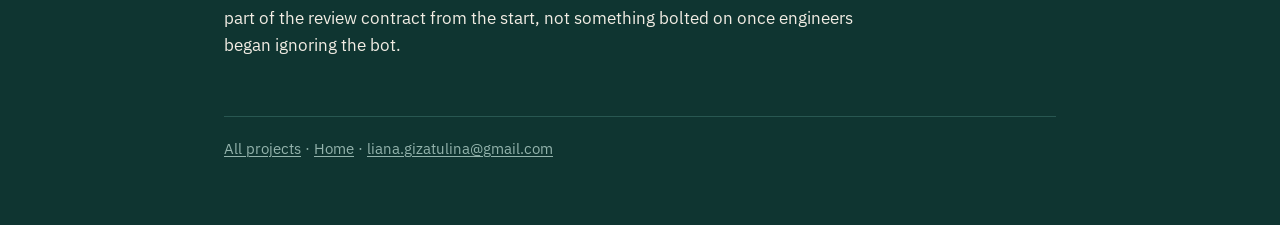
<file: projects/ai-pr-review.html>
<!doctype html>
<html lang="en">
<head>
<meta charset="utf-8">
<meta name="viewport" content="width=device-width, initial-scale=1">
<title>A second reviewer on every pull request</title>
<meta name="description" content="An AI first-pass reviewer that checks each pull request against its ticket's acceptance criteria and flags genuine risk — advisory by design, never a merge gate.">
<link rel="icon" href="../favicon.svg" type="image/svg+xml">
<link rel="canonical" href="https://lianagizatulina.com/projects/ai-pr-review.html">
<meta property="og:type" content="website">
<meta property="og:site_name" content="Liana Gizatulina">
<meta property="og:url" content="https://lianagizatulina.com/projects/ai-pr-review.html">
<meta property="og:title" content="A second reviewer on every pull request">
<meta property="og:description" content="An AI first-pass reviewer that checks each pull request against its ticket&#x27;s acceptance criteria and flags genuine risk — advisory by design, never a merge gate.">
<meta property="og:image" content="https://lianagizatulina.com/og-2.png">
<meta property="og:image:width" content="1200">
<meta property="og:image:height" content="630">
<meta property="og:image:alt" content="Liana Gizatulina, Platform / DevOps Engineer. 99.9% SLO since 2024, environments 2 days to 1 hour, AI triage 22 to 8 min.">
<meta name="twitter:card" content="summary_large_image">
<link rel="stylesheet" href="../style.css?v=12">
</head>
<body class="c-agents">
<div class="wrap">

  <nav class="site-nav">
    <span class="who"><a class="home" href="./">&larr; Projects</a></span>
    <span class="nav-links">
      <a href="../resume.pdf">Resume</a>
      <a href="https://linkedin.com/in/liana-gizatulina">LinkedIn</a>
      <a href="mailto:liana.gizatulina@gmail.com">Email</a>
    </span>
  </nav>

  <h1 class="name">A second reviewer on every pull request</h1>

  <h2>What it is</h2>
  <p class="lede">An automated reviewer that reads every pull request, compares what changed against what the ticket actually asked for, and leaves one comment saying where those two things disagree. It also flags the security problems that are easy to miss in a diff. It never blocks a merge — a person still decides.</p>

  <details class="method"><summary>Scope and ownership</summary>
    <p>Platform team of six engineers and a manager, supporting four product teams. I did not build the underlying action — that's Anthropic's, off the shelf. What I built is the review itself: what it looks for, what it deliberately ignores, how it gets the ticket, and the shape of the output. The distinction matters, and I'd rather state it than have it found.</p>
  </details>

  <h2>What changed</h2>

  <p>Every pull request now gets a first-pass review before a human opens it.</p>
  <details class="method"><summary>How this was measured</summary>
    <p>coverage is the honest claim here. Every PR is reviewed because the trigger fires on every PR — that's a property of the wiring, not a measurement. I never instrumented reviewer time saved, so I don't quote a number for it.</p>
  </details>

  <p>The motivating problem was that AI-assisted development had made writing code much faster without making reviewing it any faster. Review became the bottleneck. This takes the mechanical part of the first pass — did the diff do what the ticket said, are there obvious risks — so a human starts from a shorter list.</p>

  <details class="method"><summary>How this was measured</summary>
    <p>The gap I'd close first: I never measured a false-positive rate. "Engineers quietly stopped reading it" is the failure mode that kills tools like this, and I have no instrument that would have told me it was happening. Sampling fifty reviews and labelling them by hand is what I'd do before expanding it further.</p>
  </details>

  <h2>How it works</h2>

  <p>The workflow runs when a pull request is opened, resolves the ticket key from the PR description, fetches that ticket, reads the diff, and posts a single comment in three fixed sections: line-level findings, a requirements checklist, and a verdict.</p>

  <figure>
    <svg viewBox="0 0 680 200" role="img" aria-labelledby="p-title p-desc" xmlns="http://www.w3.org/2000/svg">
      <title id="p-title">What happens when a pull request opens</title>
      <desc id="p-desc">Opening a pull request triggers the workflow. The workflow fetches the linked ticket from Jira and reads the diff, passes both to the review model, and the model posts exactly one comment on the pull request. The comment is advisory: a human reviewer decides, and the deterministic checks such as tests and linters remain the blocking gate.</desc>
      <g stroke="currentColor" stroke-width="1.5">
        <rect class="n-box" x="8" y="70" width="120" height="46" rx="6"/>
        <rect class="n-box" x="182" y="18" width="132" height="42" rx="6"/>
        <rect class="n-box" x="182" y="124" width="132" height="42" rx="6"/>
        <rect class="n-box" x="368" y="70" width="132" height="46" rx="6"/>
        <rect class="n-box" x="554" y="70" width="118" height="46" rx="6"/>
      </g>
      <g fill="currentColor" font-family="-apple-system, BlinkMacSystemFont, 'Segoe UI', Roboto, sans-serif" font-size="12" text-anchor="middle">
        <text x="68" y="90">PR opened</text>
        <text x="68" y="106" font-size="11">not on every push</text>
        <text x="248" y="35">the ticket</text>
        <text x="248" y="50" font-size="11">acceptance criteria</text>
        <text x="248" y="141">the diff</text>
        <text x="248" y="156" font-size="11">what actually changed</text>
        <text x="434" y="90">review</text>
        <text x="434" y="106" font-size="11">three fixed sections</text>
        <text x="613" y="90">a human decides</text>
        <text x="613" y="106" font-size="11">never a gate</text>
      </g>
      <g stroke="currentColor" stroke-width="1.5" fill="none">
        <path d="M128 84 L 155 84 L 155 39 L 180 39"/>
        <path d="M128 102 L 155 102 L 155 145 L 180 145"/>
        <path d="M314 39 L 340 39 L 340 86 L 366 86"/>
        <path d="M314 145 L 340 145 L 340 100 L 366 100"/>
        <path d="M500 93 L 552 93"/>
      </g>
      <g fill="currentColor">
        <path d="M180 39 l -7 -3.5 v 7 z"/>
        <path d="M180 145 l -7 -3.5 v 7 z"/>
        <path d="M366 86 l -7 -3.5 v 7 z"/>
        <path d="M366 100 l -7 -3.5 v 7 z"/>
        <path d="M552 93 l -7 -3.5 v 7 z"/>
      </g>
    </svg>
    <figcaption>Triggering on open rather than on every push is a cost decision with a known cost of its own — see below.</figcaption>
  </figure>

  <p>Three decisions shaped it, and each one traded something away.</p>

  <p><strong>Advisory, not a required check.</strong> A non-deterministic reviewer shouldn't hold the merge button: blocking on a false positive is the fastest way to make engineers resent a tool, and a required check implies a guarantee a model cannot make. Tests, linters and scanners stay blocking. This is a second pair of eyes.</p>

  <p><strong>It runs when a PR opens, not on every push.</strong> Re-running on every commit multiplies spend with no proportional benefit. The cost I accepted: the review goes stale after the first round of fixes, so it never sees problems introduced by responding to its own feedback.</p>

  <p><strong>The prompt lives inline in the workflow</strong> rather than being read from a file at runtime, so changing the review contract requires a merge to the default branch like any other protected change. Single-sourcing the content across repos through a generator keeps the copies identical without weakening that boundary.</p>

  <p>All three decisions live in a handful of lines of the workflow:</p>

  <div class="artifact">
<pre><code><span class="c-key">on</span>:
  <span class="c-key">pull_request</span>:
    <span class="c-com"># opened/reopened only — NOT synchronize. Cost control.</span>
    types: [opened, reopened]

<span class="c-key">permissions</span>:
  contents: read
  pull-requests: write      <span class="c-com"># comment only. No merge, no push.</span>

<span class="c-key">steps</span>:
  - name: AI review
    uses: anthropics/claude-code-action@v1
    with:
      anthropic_api_key: ${{ secrets.ANTHROPIC_API_KEY }}
      prompt: |               <span class="c-com"># inline, so changing it needs a merge</span>
        ...</code></pre>
  </div>

  <p>But the part that took the most iteration wasn't what to catch — it was what to stay quiet about:</p>

  <figure class="viz">
    <div class="twocol">
      <div class="col col-flag">
        <h3>Flag</h3>
        <ul>
          <li>IAM that isn't least-privilege — wildcards, trust policies not scoped to one service account</li>
          <li>Hardcoded secrets, credentials, tokens</li>
          <li>Security groups open to the world on sensitive ports</li>
          <li>Mutable image tags — breaks clean rollback</li>
          <li>Injection: untrusted input reaching SQL, shell, file paths, templates</li>
          <li>Broken authorization — acting on a record without checking the caller owns it</li>
          <li>Anything that fails the ticket's acceptance criteria</li>
        </ul>
      </div>
      <div class="col col-ignore">
        <h3>Stay quiet</h3>
        <ul>
          <li>Style, formatting, indentation, naming, import order</li>
          <li>Subjective preferences</li>
          <li>Missing or typo'd comments</li>
          <li>AWS account IDs in ARNs — they aren't secrets, and IRSA role annotations always contain one</li>
        </ul>
      </div>
    </div>
    <figcaption>The right-hand column is the one that took the work. Linters already own everything in it deterministically, and a reviewer that comments on all of it teaches people to scroll past the column on the left.</figcaption>
  </figure>

  <h2>What went wrong</h2>

  <p>The first version commented on everything it noticed, and that nearly killed it.</p>

  <p>A reviewer that flags a naming nit in the same voice it flags a wildcard IAM policy teaches people its comments are skippable &mdash; and then they scroll past the one that mattered. It wasn't wrong. It was noisy, which in review tooling is the same thing, just slower.</p>

  <p>The fix was writing the silence down. An explicit IGNORE list names what the reviewer must never comment on, because linters already own those and do it deterministically. The entry I'd point at is AWS account IDs: they look like secrets, but IRSA role annotations always contain one &mdash; so flagging them means crying wolf on nearly every infrastructure PR.</p>

  <p>I'd make the same call again &mdash; you can't calibrate this before seeing real output, so the first version has to be over-eager. What I'd change is treating the IGNORE list as part of the review contract from the start, not something bolted on once engineers began ignoring the bot.</p>

  <footer>
    <a href="./">All projects</a> &middot; <a href="../">Home</a> &middot; <a href="mailto:liana.gizatulina@gmail.com">liana.gizatulina@gmail.com</a>
  </footer>

</div>
</body>
</html>
</file>
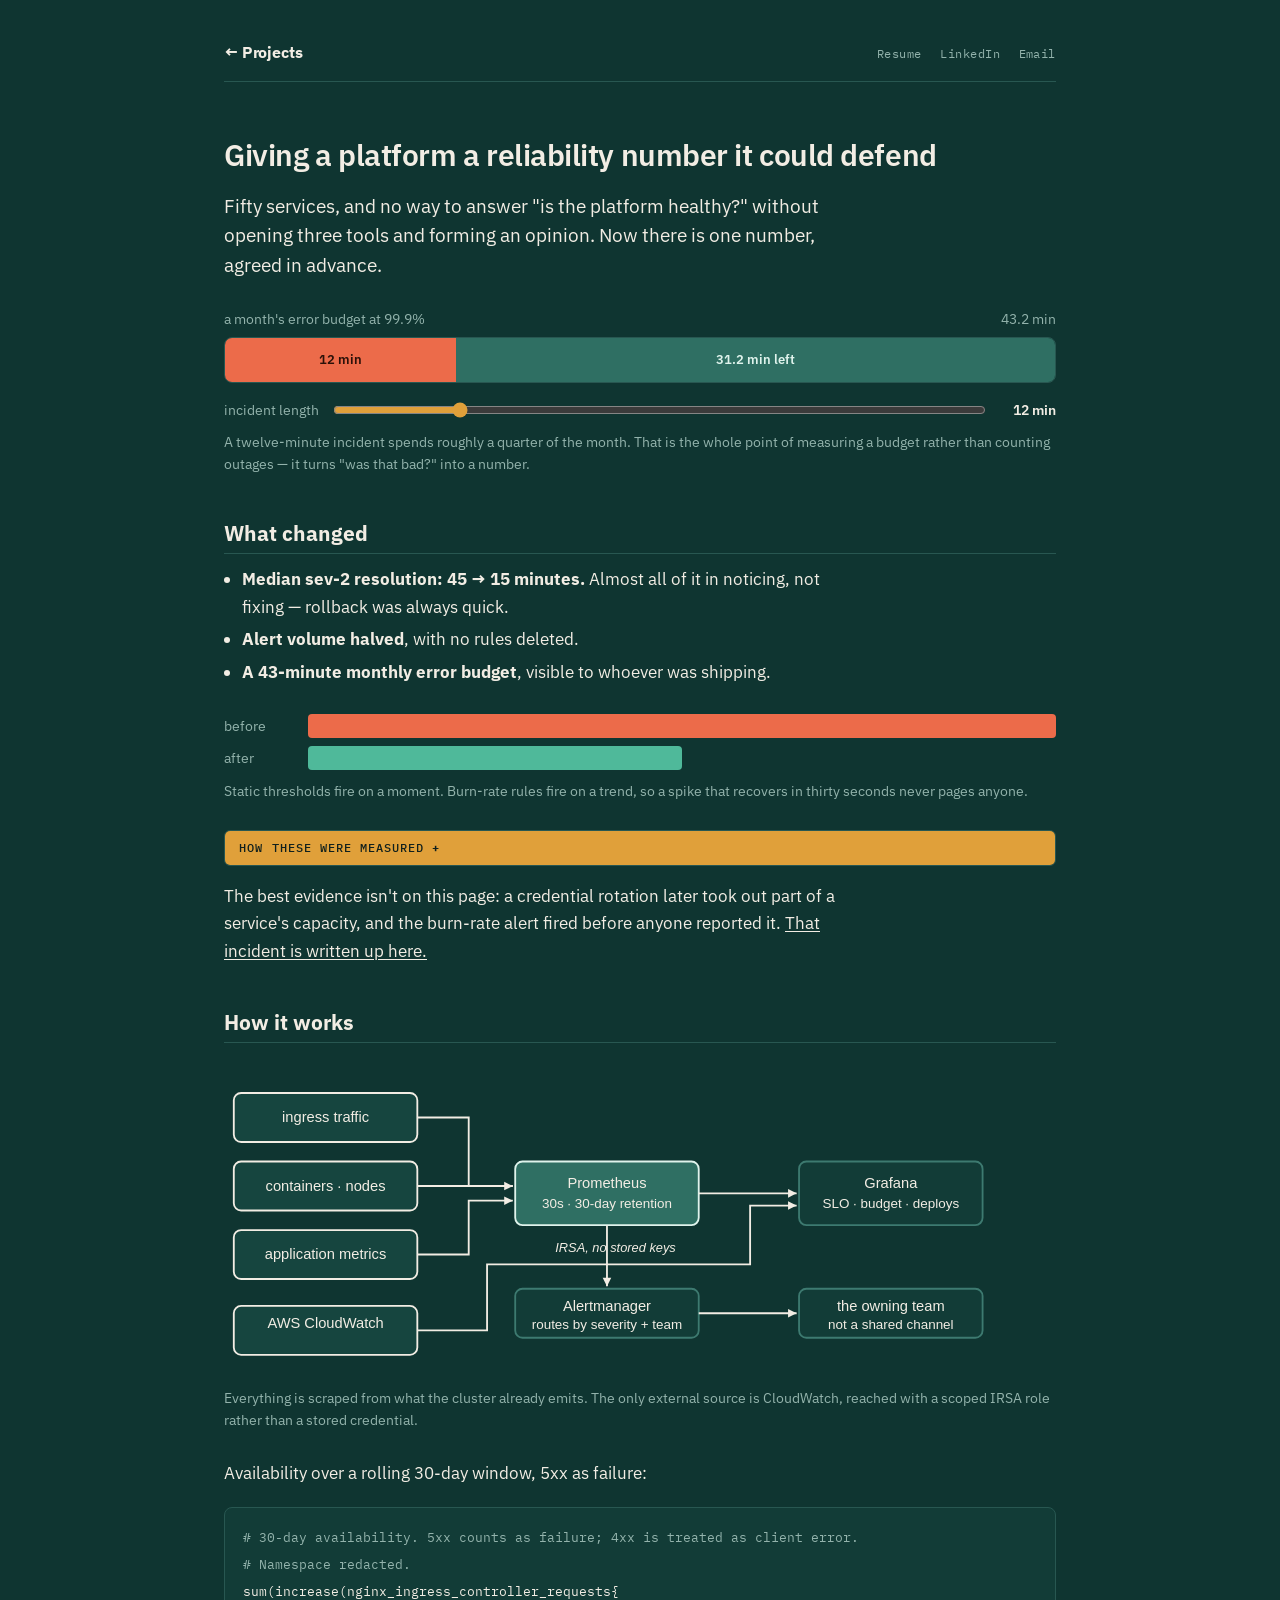
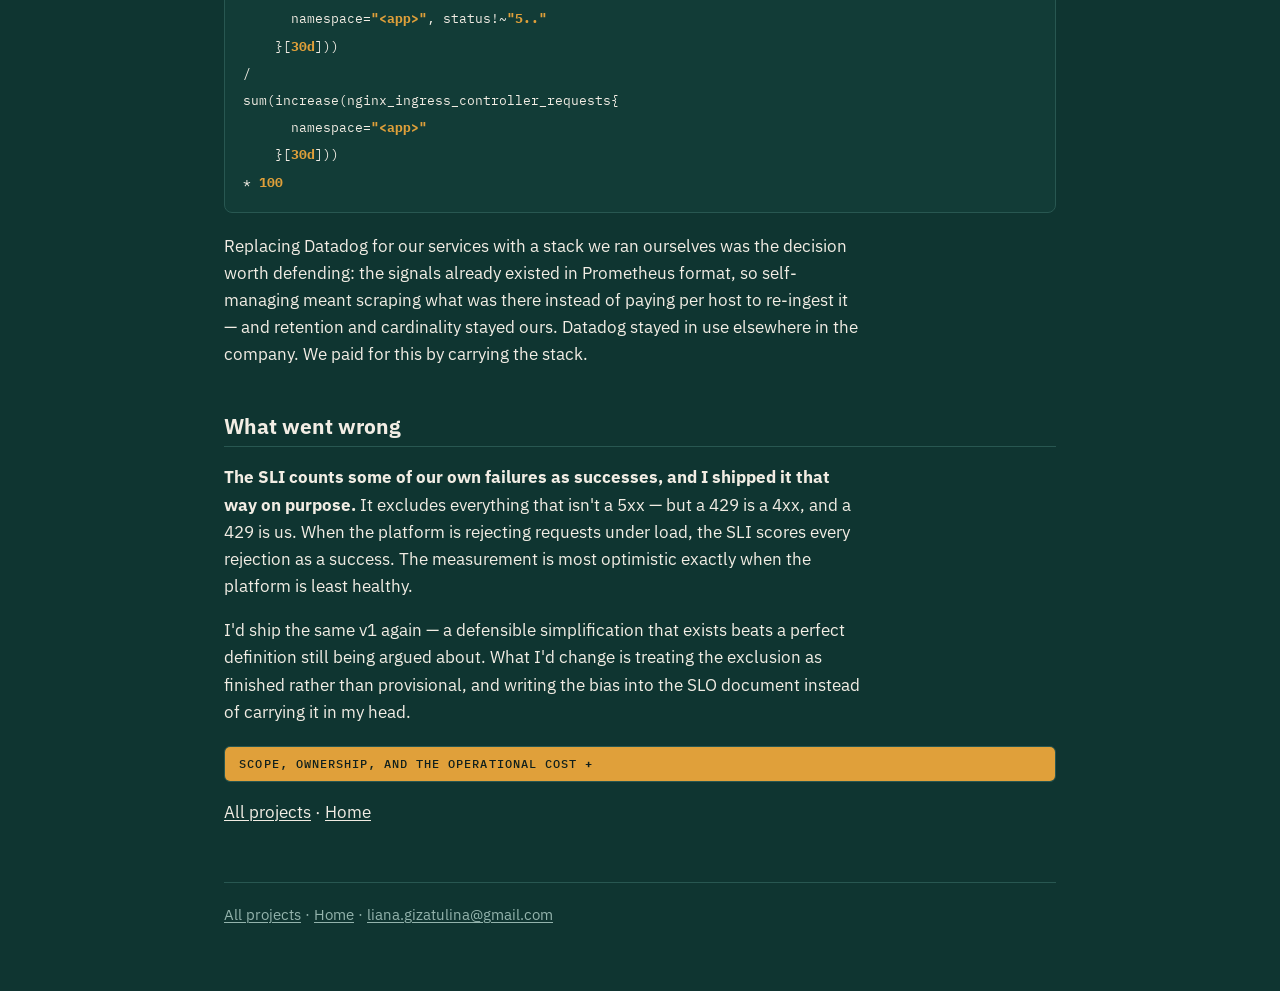
<file: projects/eks-observability.html>
<!doctype html>
<html lang="en">
<head>
<meta charset="utf-8">
<meta name="viewport" content="width=device-width, initial-scale=1">
<title>Giving a platform a reliability number it could defend</title>
<meta name="description" content="A self-managed Prometheus, Grafana and Alertmanager stack on EKS — a 99.9% availability SLO, a visible error budget, and alerts worth waking up for.">
<link rel="icon" href="../favicon.svg" type="image/svg+xml">
<link rel="canonical" href="https://lianagizatulina.com/projects/eks-observability.html">
<meta property="og:type" content="website">
<meta property="og:site_name" content="Liana Gizatulina">
<meta property="og:url" content="https://lianagizatulina.com/projects/eks-observability.html">
<meta property="og:title" content="Giving a platform a reliability number it could defend">
<meta property="og:description" content="A self-managed Prometheus, Grafana and Alertmanager stack on EKS — a 99.9% availability SLO, a visible error budget, and alerts worth waking up for.">
<meta property="og:image" content="https://lianagizatulina.com/og-2.png">
<meta property="og:image:width" content="1200">
<meta property="og:image:height" content="630">
<meta property="og:image:alt" content="Liana Gizatulina, Platform / DevOps Engineer. 99.9% SLO since 2024, environments 2 days to 1 hour, AI triage 22 to 8 min.">
<meta name="twitter:card" content="summary_large_image">
<link rel="stylesheet" href="../style.css?v=12">
</head>
<body class="c-rely">
<div class="wrap">

  <nav class="site-nav">
    <span class="who"><a class="home" href="./">&larr; Projects</a></span>
    <span class="nav-links">
      <a href="../resume.pdf">Resume</a>
      <a href="https://linkedin.com/in/liana-gizatulina">LinkedIn</a>
      <a href="mailto:liana.gizatulina@gmail.com">Email</a>
    </span>
  </nav>

  <h1 class="name">Giving a platform a reliability number it could defend</h1>

  <p class="lede">Fifty services, and no way to answer "is the platform healthy?" without opening three tools and forming an opinion. Now there is one number, agreed in advance.</p>

  <figure class="viz">
    <div class="viz-label"><span>a month's error budget at 99.9%</span><span>43.2 min</span></div>
    <div class="budget" id="budget" role="img" aria-label="Of a 43.2 minute monthly error budget, a 12 minute incident consumed 28 percent, leaving 31.2 minutes.">
      <div class="budget-spent" id="bSpent" style="width:27.8%">12 min</div>
      <div class="budget-left" id="bLeft" style="width:72.2%">31.2 min left</div>
    </div>
    <div class="budget-control" id="bCtl">
      <label for="bRange">incident length</label>
      <input type="range" id="bRange" min="1" max="60" step="1" value="12">
      <output for="bRange" id="bOut">12 min</output>
    </div>
    <figcaption id="bCap">A twelve-minute incident spends roughly a quarter of the month. That is the whole point of measuring a budget rather than counting outages &mdash; it turns "was that bad?" into a number.</figcaption>
  </figure>

  <h2>What changed</h2>

  <ul class="tight">
    <li><strong>Median sev-2 resolution: 45 &rarr; 15 minutes.</strong> Almost all of it in noticing, not fixing &mdash; rollback was always quick.</li>
    <li><strong>Alert volume halved</strong>, with no rules deleted.</li>
    <li><strong>A 43-minute monthly error budget</strong>, visible to whoever was shipping.</li>
  </ul>

  <figure class="viz">
    <div class="bars" role="img" aria-label="Alerts delivered per week roughly halved after replacing static thresholds with burn-rate rules.">
      <span>before</span><div class="bar bar-before" style="width:100%"></div>
      <span>after</span><div class="bar bar-after" style="width:50%"></div>
    </div>
    <figcaption>Static thresholds fire on a moment. Burn-rate rules fire on a trend, so a spike that recovers in thirty seconds never pages anyone.</figcaption>
  </figure>

  <details class="method">
    <summary>How these were measured</summary>
    <p><strong>MTTR:</strong> median (not mean) sev-2 resolution time, the quarter before burn-rate alerting against the quarter after, measured from impact rather than detection. One quarter against another, not a controlled experiment, and few sev-2s in a quarter &mdash; directional, not precise.</p>
    <p><strong>Alert volume:</strong> alerts actually delivered by Alertmanager per week, before and after. The drop came from changing what the rules ask, not from deleting rules. That the burn-rate conditions still catch what the thresholds caught was my judgement at the time, not something I proved.</p>
    <p><strong>Error budget:</strong> arithmetic. 0.1% of a rolling 30-day window is 43.2 minutes.</p>
  </details>

  <p>The best evidence isn't on this page: a credential rotation later took out part of a service's capacity, and the burn-rate alert fired before anyone reported it. <a href="secrets-csi.html">That incident is written up here.</a></p>

  <h2>How it works</h2>

  <figure>
    <svg viewBox="0 0 680 250" role="img" aria-labelledby="d-title d-desc" xmlns="http://www.w3.org/2000/svg">
      <title id="d-title">How telemetry reaches a dashboard and an alert</title>
      <desc id="d-desc">Ingress metrics, container and node metrics, and application metrics are scraped by Prometheus every thirty seconds with thirty days of retention. Prometheus feeds Grafana, which also reads AWS CloudWatch directly using an IRSA role rather than stored credentials. Prometheus also feeds Alertmanager, which routes alerts by severity and owning team to the team that owns the affected service.</desc>
      <g stroke="currentColor" stroke-width="1.5">
        <rect class="n-src" x="8" y="18" width="150" height="40" rx="6"/>
        <rect class="n-src" x="8" y="74" width="150" height="40" rx="6"/>
        <rect class="n-src" x="8" y="130" width="150" height="40" rx="6"/>
        <rect class="n-src" x="8" y="192" width="150" height="40" rx="6"/>
        <rect class="n-core" x="238" y="74" width="150" height="52" rx="6"/>
        <rect class="n-out" x="238" y="178" width="150" height="40" rx="6"/>
        <rect class="n-out" x="470" y="74" width="150" height="52" rx="6"/>
        <rect class="n-out" x="470" y="178" width="150" height="40" rx="6"/>
      </g>
      <g fill="currentColor" font-family="-apple-system, BlinkMacSystemFont, 'Segoe UI', Roboto, sans-serif" font-size="12" text-anchor="middle">
        <text x="83" y="42">ingress traffic</text>
        <text x="83" y="98">containers · nodes</text>
        <text x="83" y="154">application metrics</text>
        <text x="83" y="210">AWS CloudWatch</text>
        <text x="313" y="96">Prometheus</text>
        <text x="313" y="112" font-size="11">30s · 30-day retention</text>
        <text x="313" y="196">Alertmanager</text>
        <text x="313" y="211" font-size="11">routes by severity + team</text>
        <text x="545" y="96">Grafana</text>
        <text x="545" y="112" font-size="11">SLO · budget · deploys</text>
        <text x="545" y="196">the owning team</text>
        <text x="545" y="211" font-size="11">not a shared channel</text>
      </g>
      <g stroke="currentColor" stroke-width="1.5" fill="none">
        <path d="M158 38 L 200 38 L 200 94 L 236 94"/>
        <path d="M158 94 L 236 94"/>
        <path d="M158 150 L 200 150 L 200 106 L 236 106"/>
        <path d="M158 212 L 215 212 L 215 158 L 430 158 L 430 110 L 468 110"/>
        <path d="M388 100 L 468 100"/>
        <path d="M313 126 L 313 176"/>
        <path d="M388 198 L 468 198"/>
      </g>
      <g fill="currentColor">
        <path d="M236 94 l -7 -3.5 v 7 z"/>
        <path d="M236 106 l -7 -3.5 v 7 z"/>
        <path d="M468 100 l -7 -3.5 v 7 z"/>
        <path d="M468 110 l -7 -3.5 v 7 z"/>
        <path d="M468 198 l -7 -3.5 v 7 z"/>
        <path d="M313 176 l -3.5 -7 h 7 z"/>
      </g>
      <g fill="currentColor" font-family="-apple-system, BlinkMacSystemFont, 'Segoe UI', Roboto, sans-serif" font-size="10.5" font-style="italic" text-anchor="middle">
        <text x="320" y="148">IRSA, no stored keys</text>
      </g>
    </svg>
    <figcaption>Everything is scraped from what the cluster already emits. The only external source is CloudWatch, reached with a scoped IRSA role rather than a stored credential.</figcaption>
  </figure>

  <p>Availability over a rolling 30-day window, 5xx as failure:</p>

  <div class="artifact">
<pre><code><span class="c-com"># 30-day availability. 5xx counts as failure; 4xx is treated as client error.</span>
<span class="c-com"># Namespace redacted.</span>
sum(increase(nginx_ingress_controller_requests{
      namespace=<span class="c-key">"&lt;app&gt;"</span>, status!~<span class="c-key">"5.."</span>
    }[<span class="c-key">30d</span>]))
/
sum(increase(nginx_ingress_controller_requests{
      namespace=<span class="c-key">"&lt;app&gt;"</span>
    }[<span class="c-key">30d</span>]))
* <span class="c-key">100</span></code></pre>
  </div>

  <p>Replacing Datadog for our services with a stack we ran ourselves was the decision worth defending: the signals already existed in Prometheus format, so self-managing meant scraping what was there instead of paying per host to re-ingest it &mdash; and retention and cardinality stayed ours. Datadog stayed in use elsewhere in the company. We paid for this by carrying the stack.</p>

  <h2>What went wrong</h2>

  <p><strong>The SLI counts some of our own failures as successes, and I shipped it that way on purpose.</strong> It excludes everything that isn't a 5xx &mdash; but a 429 is a 4xx, and a 429 is us. When the platform is rejecting requests under load, the SLI scores every rejection as a success. The measurement is most optimistic exactly when the platform is least healthy.</p>

  <p>I'd ship the same v1 again &mdash; a defensible simplification that exists beats a perfect definition still being argued about. What I'd change is treating the exclusion as finished rather than provisional, and writing the bias into the SLO document instead of carrying it in my head.</p>

  <details class="method">
    <summary>Scope, ownership, and the operational cost</summary>
    <p>Platform team of six engineers and a manager. Three environments, 40&ndash;50 services across 10&ndash;15 namespaces, 20&ndash;30 nodes, 15+ production deploys a day. I owned this end to end &mdash; the Helm chart, Prometheus configuration, SLO definition, dashboards, alerting rules and runbooks. The 99.9% target has held since early 2024. IAM and networking were shared team ground.</p>
    <p>The operational cost arrived during a staging rollout when Alertmanager crash-looped &mdash; the base chart enabled HA gossip unconditionally while staging ran a single replica, so it started up hunting for peers that did not exist. The chart fix was small; the change that mattered was a config-validity check in CI, so a config that cannot start now fails before merge.</p>
  </details>

  <p class="foot"><a href="./">All projects</a> &middot; <a href="../">Home</a></p>

  <footer>
    <a href="./">All projects</a> &middot; <a href="../">Home</a> &middot; <a href="mailto:liana.gizatulina@gmail.com">liana.gizatulina@gmail.com</a>
  </footer>

</div>
<script>
/* Progressive enhancement only. Without this the budget bar still renders
   the real incident: 12 minutes of a 43.2 minute month. */
(function () {
  var B = 43.2,
      bar = document.getElementById('budget'),
      spent = document.getElementById('bSpent'),
      left = document.getElementById('bLeft'),
      ctl = document.getElementById('bCtl'),
      range = document.getElementById('bRange'),
      out = document.getElementById('bOut'),
      cap = document.getElementById('bCap'),
      base = cap.innerHTML;

  function update() {
    var m = +range.value,
        pct = Math.min(100, m / B * 100),
        rem = Math.max(0, B - m),
        over = m > B;

    spent.style.width = pct + '%';
    left.style.width = (100 - pct) + '%';
    spent.textContent = m >= 5 ? m + ' min' : '';
    left.textContent = rem > 3 ? rem.toFixed(1) + ' min left' : '';
    out.textContent = m + ' min';
    bar.classList.toggle('over', over);
    bar.setAttribute('aria-label',
      over ? 'An incident of ' + m + ' minutes exhausts the entire monthly error budget of 43.2 minutes.'
           : 'Of a 43.2 minute monthly error budget, an incident of ' + m + ' minutes consumes ' + Math.round(pct) + ' percent.');
    cap.innerHTML = over
      ? 'One incident of that length spends the whole month on its own — which is what a fast-burn alert exists to catch while there is still budget left.'
      : base;
  }

  ctl.classList.add('on');
  range.addEventListener('input', update);
  update();
})();
</script>
</body>
</html>
</file>
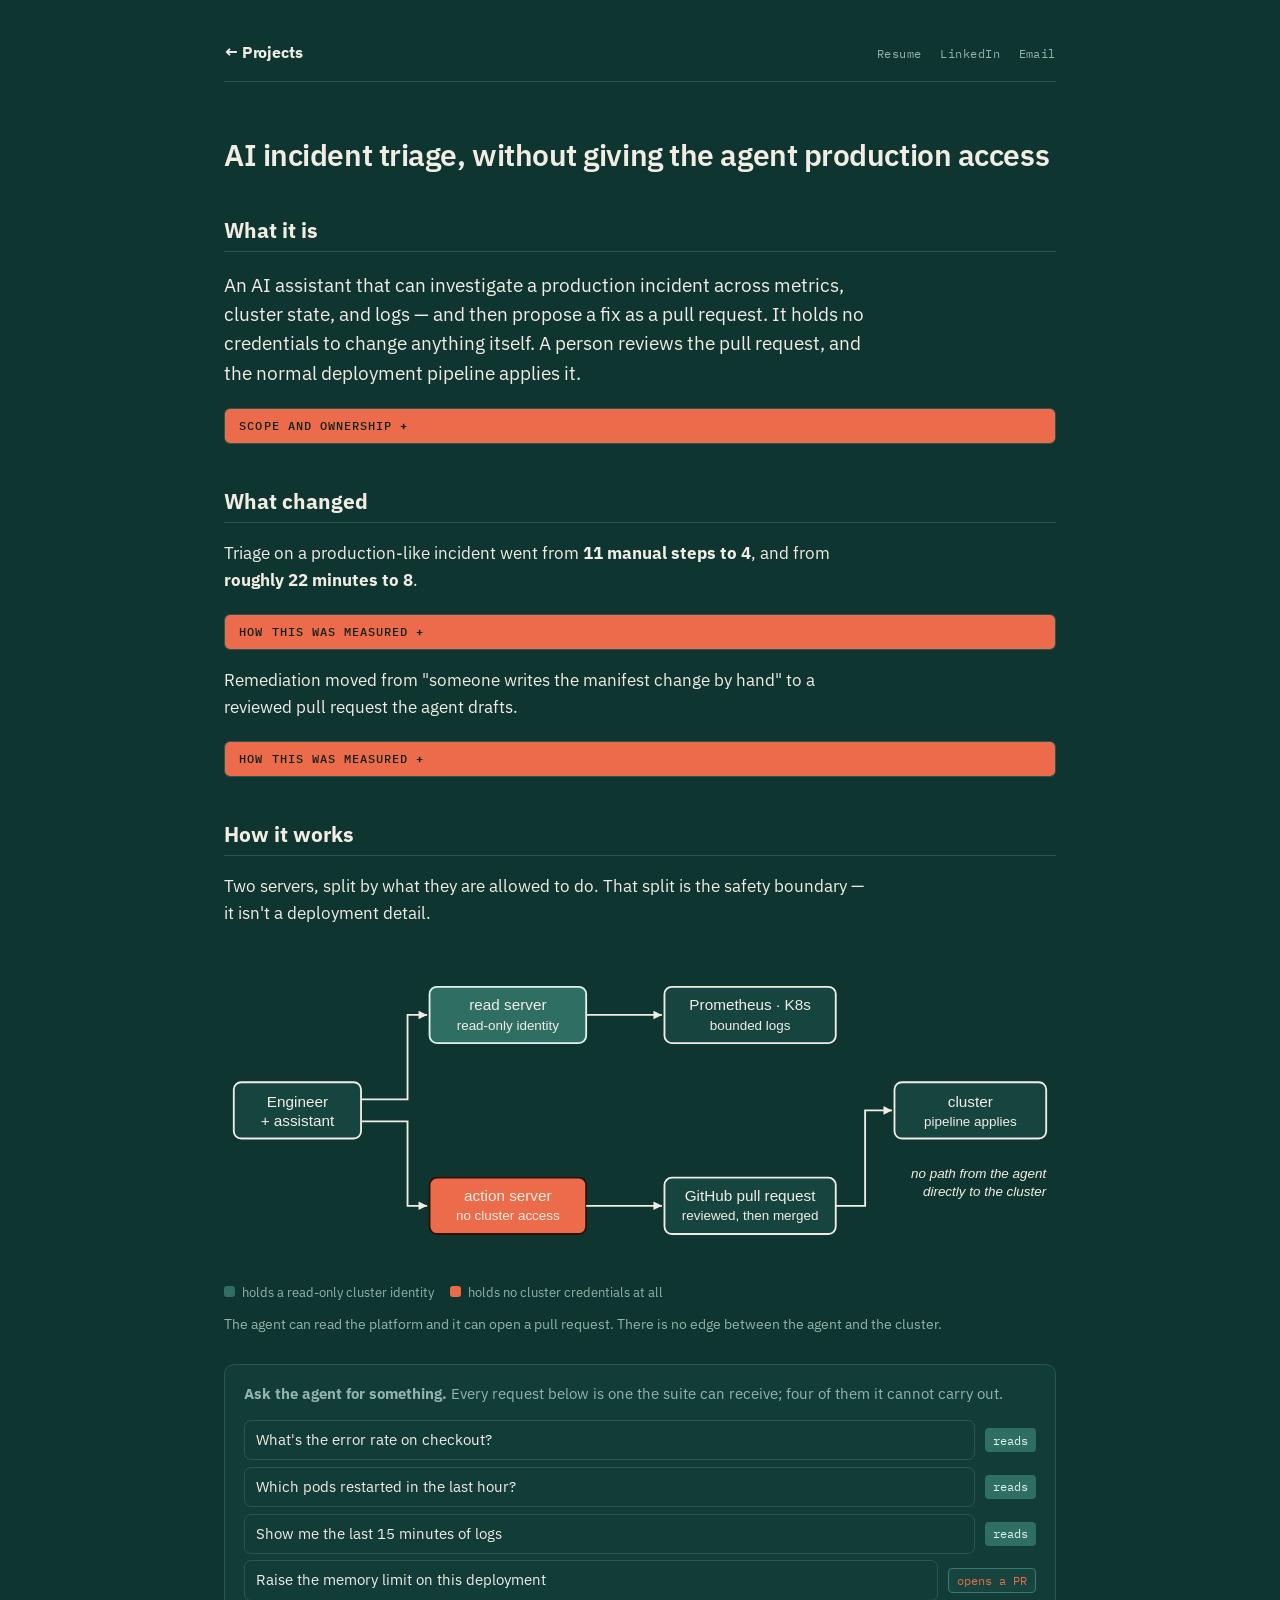
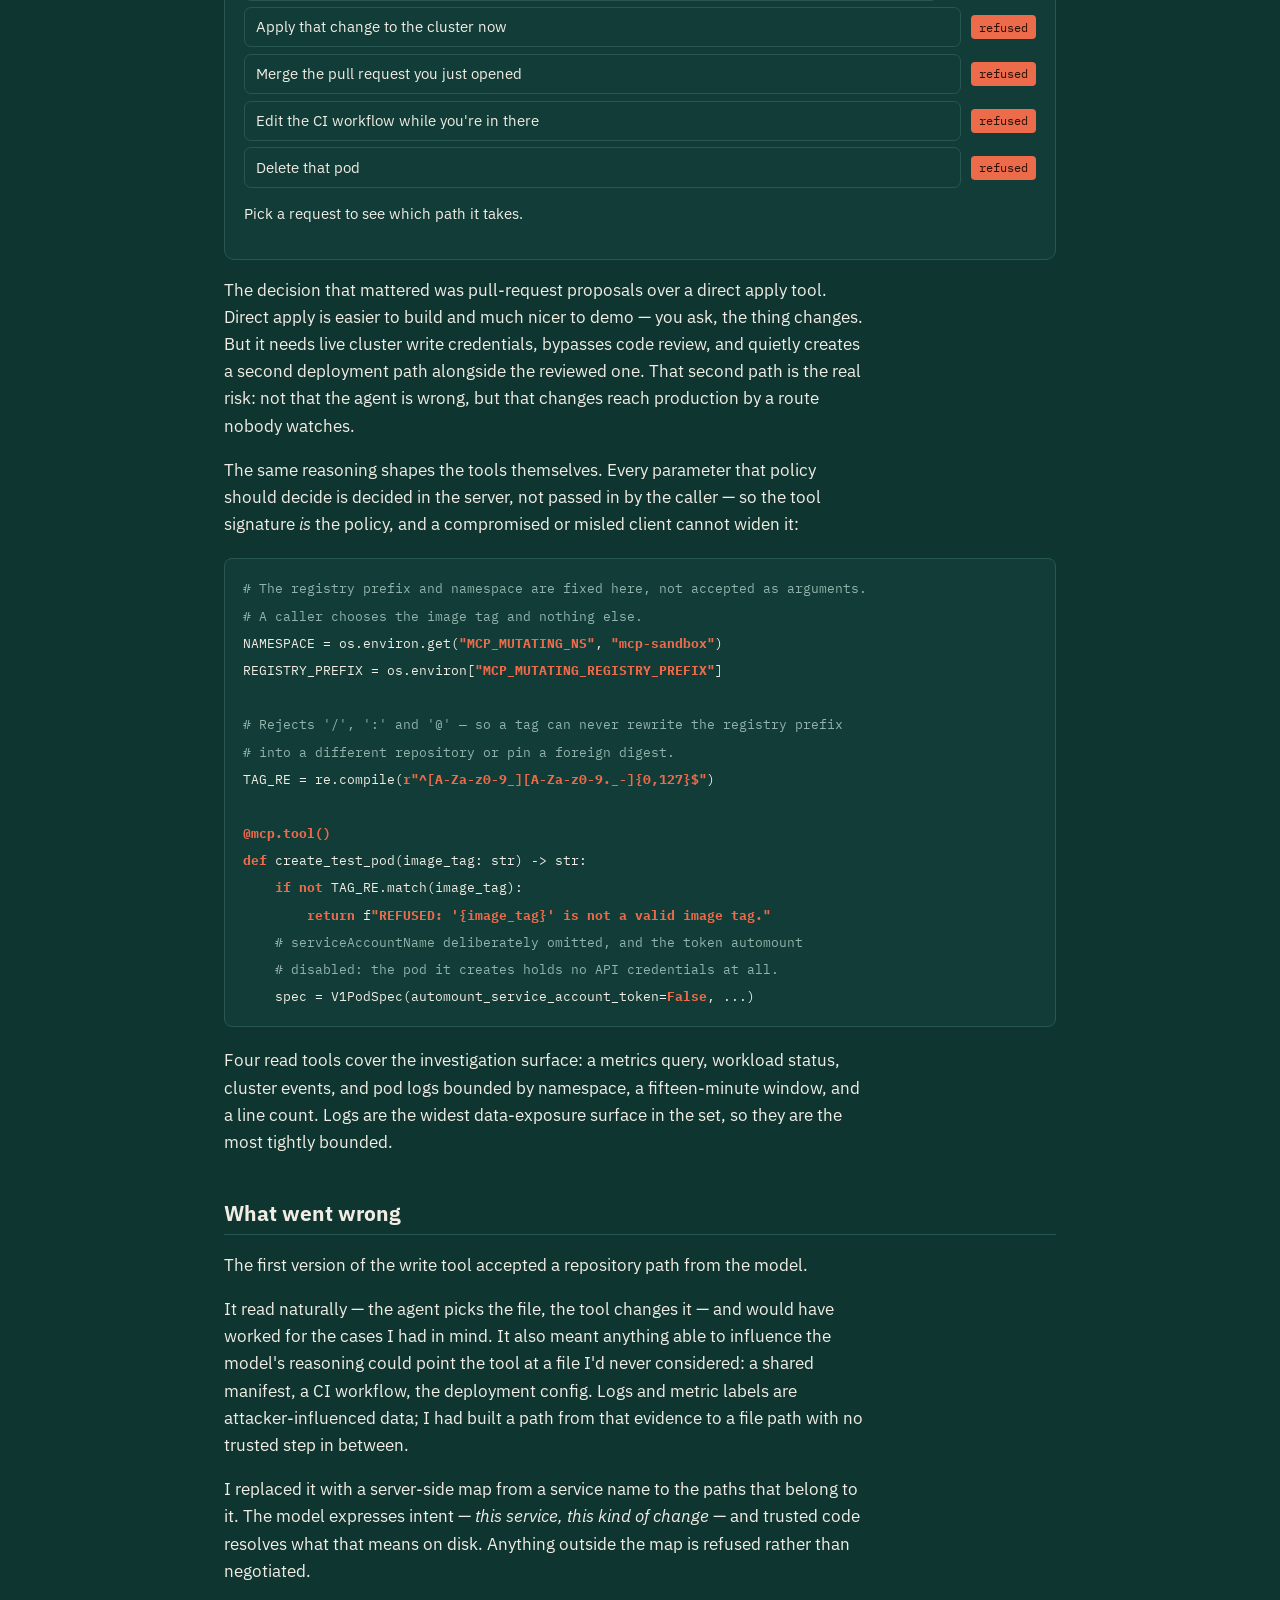
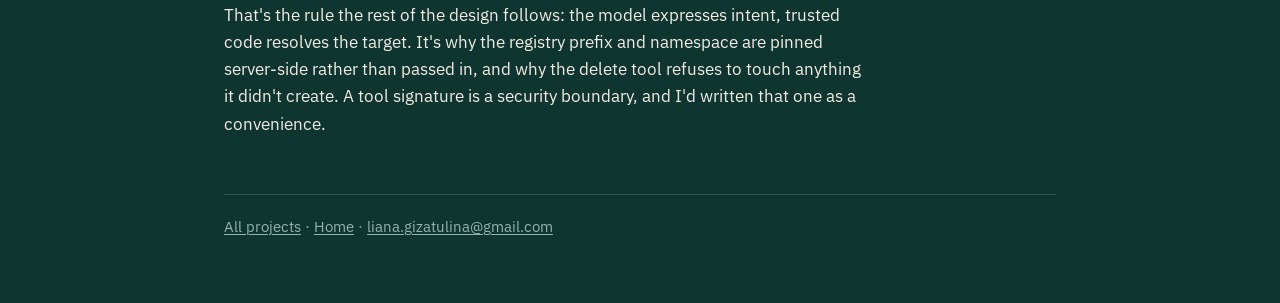
<file: projects/mcp-suite.html>
<!doctype html>
<html lang="en">
<head>
<meta charset="utf-8">
<meta name="viewport" content="width=device-width, initial-scale=1">
<title>AI incident triage, without giving the agent production access</title>
<meta name="description" content="An AI ops layer that investigates incidents across 50 services and proposes fixes as pull requests — holding no cluster write access and no permission to merge.">
<link rel="icon" href="../favicon.svg" type="image/svg+xml">
<link rel="canonical" href="https://lianagizatulina.com/projects/mcp-suite.html">
<meta property="og:type" content="website">
<meta property="og:site_name" content="Liana Gizatulina">
<meta property="og:url" content="https://lianagizatulina.com/projects/mcp-suite.html">
<meta property="og:title" content="AI incident triage, without giving the agent production access">
<meta property="og:description" content="An AI ops layer that investigates incidents across 50 services and proposes fixes as pull requests — holding no cluster write access and no permission to merge.">
<meta property="og:image" content="https://lianagizatulina.com/og-2.png">
<meta property="og:image:width" content="1200">
<meta property="og:image:height" content="630">
<meta property="og:image:alt" content="Liana Gizatulina, Platform / DevOps Engineer. 99.9% SLO since 2024, environments 2 days to 1 hour, AI triage 22 to 8 min.">
<meta name="twitter:card" content="summary_large_image">
<link rel="stylesheet" href="../style.css?v=12">
</head>
<body class="c-agents">
<div class="wrap">

  <nav class="site-nav">
    <span class="who"><a class="home" href="./">&larr; Projects</a></span>
    <span class="nav-links">
      <a href="../resume.pdf">Resume</a>
      <a href="https://linkedin.com/in/liana-gizatulina">LinkedIn</a>
      <a href="mailto:liana.gizatulina@gmail.com">Email</a>
    </span>
  </nav>

  <h1 class="name">AI incident triage, without giving the agent production access</h1>

  <h2>What it is</h2>
  <p class="lede">An AI assistant that can investigate a production incident across metrics, cluster state, and logs — and then propose a fix as a pull request. It holds no credentials to change anything itself. A person reviews the pull request, and the normal deployment pipeline applies it.</p>

  <details class="method"><summary>Scope and ownership</summary>
    <p>Platform team of six engineers and a manager, supporting four product teams and around 50 services. I owned this end to end — the capability split, the tool design, the credential scoping, and the safety model. <strong>In production since early 2026.</strong> The delivery pipeline it proposes into was already ours, shared across the team.</p>
  </details>

  <h2>What changed</h2>

  <p>Triage on a production-like incident went from <strong>11 manual steps to 4</strong>, and from <strong>roughly 22 minutes to 8</strong>.</p>
  <details class="method"><summary>How this was measured</summary>
    <p>one incident, timed both ways — the manual path across Grafana, <code>kubectl</code>, and logs, against the same investigation run through the tools. A single measured incident, not an average across many.</p>
  </details>

  <p>Remediation moved from "someone writes the manifest change by hand" to a reviewed pull request the agent drafts.</p>
  <details class="method"><summary>How this was measured</summary>
    <p>the mechanism is the claim here, not a hit rate. Every proposal is a pull request an engineer reads and decides on, so the number that matters is how many reach production without review — which is zero, by construction.</p>
  </details>

  <h2>How it works</h2>

  <p>Two servers, split by what they are allowed to do. That split is the safety boundary — it isn't a deployment detail.</p>

  <figure id="fig">
    <svg viewBox="0 0 680 260" role="img" aria-labelledby="diagram-title diagram-desc" xmlns="http://www.w3.org/2000/svg">
      <title id="diagram-title">Read and write paths, separated</title>
      <desc id="diagram-desc">The assistant reaches the read server, which queries Prometheus, Kubernetes state, and bounded logs using a read-only service account. Separately, the assistant reaches the action server, which holds no cluster credentials and can only open a GitHub pull request. A human reviews and merges that pull request, and only then does the delivery pipeline apply the change to the cluster.</desc>
      <g stroke="currentColor" stroke-width="1.5">
        <rect class="n-box" x="8" y="104" width="104" height="46" rx="6"/>
        <rect class="n-read p-read" x="168" y="26" width="128" height="46" rx="6"/>
        <rect class="n-act p-act" x="168" y="182" width="128" height="46" rx="6"/>
        <rect class="n-box p-read" x="360" y="26" width="140" height="46" rx="6"/>
        <rect class="n-box p-act" x="360" y="182" width="140" height="46" rx="6"/>
        <rect class="n-box p-act" x="548" y="104" width="124" height="46" rx="6"/>
      </g>
      <g fill="currentColor" font-family="-apple-system, BlinkMacSystemFont, 'Segoe UI', Roboto, sans-serif" font-size="12.5" text-anchor="middle">
        <text x="60" y="124">Engineer</text>
        <text x="60" y="140">+ assistant</text>
        <text x="232" y="45">read server</text>
        <text x="232" y="61" font-size="11">read-only identity</text>
        <text x="232" y="201">action server</text>
        <text x="232" y="217" font-size="11">no cluster access</text>
        <text x="430" y="45">Prometheus · K8s</text>
        <text x="430" y="61" font-size="11">bounded logs</text>
        <text x="430" y="201">GitHub pull request</text>
        <text x="430" y="217" font-size="11">reviewed, then merged</text>
        <text x="610" y="124">cluster</text>
        <text x="610" y="140" font-size="11">pipeline applies</text>
      </g>
      <g stroke="currentColor" stroke-width="1.5" fill="none">
        <path class="p-read" d="M112 118 L 150 118 L 150 49 L 166 49"/>
        <path class="p-act" d="M112 136 L 150 136 L 150 205 L 166 205"/>
        <path class="p-read" d="M296 49 L 358 49"/>
        <path class="p-act" d="M296 205 L 358 205"/>
        <path class="p-act" d="M500 205 L 524 205 L 524 127 L 546 127"/>
      </g>
      <g fill="currentColor">
        <path class="p-read" d="M166 49 l -7 -3.5 v 7 z"/>
        <path class="p-act" d="M166 205 l -7 -3.5 v 7 z"/>
        <path class="p-read" d="M358 49 l -7 -3.5 v 7 z"/>
        <path class="p-act" d="M358 205 l -7 -3.5 v 7 z"/>
        <path class="p-act" d="M546 127 l -7 -3.5 v 7 z"/>
      </g>
      <g fill="currentColor" font-family="-apple-system, BlinkMacSystemFont, 'Segoe UI', Roboto, sans-serif" font-size="11" font-style="italic" text-anchor="end">
        <text class="no-path" x="672" y="182">no path from the agent</text>
        <text class="no-path" x="672" y="197">directly to the cluster</text>
      </g>
    </svg>
    <div class="legend">
      <span class="ok">holds a read-only cluster identity</span>
      <span class="bad">holds no cluster credentials at all</span>
    </div>
    <figcaption>The agent can read the platform and it can open a pull request. There is no edge between the agent and the cluster.</figcaption>
  </figure>

  <div class="ask" id="ask">
    <p class="ask-lead"><strong>Ask the agent for something.</strong> Every request below is one the suite can receive; four of them it cannot carry out.</p>
    <ul class="ask-list">
      <li><button type="button" class="ask-btn" data-path="read" data-why="PromQL through the read server, on a read-only cluster identity.">What's the error rate on checkout?</button><span class="verdict v-read">reads</span></li>
      <li><button type="button" class="ask-btn" data-path="read" data-why="Workload status. Same read-only identity, no write verbs.">Which pods restarted in the last hour?</button><span class="verdict v-read">reads</span></li>
      <li><button type="button" class="ask-btn" data-path="read" data-why="Bounded to one namespace, a fifteen-minute window and a line cap — logs are the widest exposure surface in the set.">Show me the last 15 minutes of logs</button><span class="verdict v-read">reads</span></li>
      <li><button type="button" class="ask-btn" data-path="act" data-why="Opens a pull request against an allow-listed manifest, capped at a 20-line diff. A human merges it; the pipeline applies it.">Raise the memory limit on this deployment</button><span class="verdict v-act">opens a PR</span></li>
      <li><button type="button" class="ask-btn" data-path="none" data-why="The action server holds no cluster credentials. There is no edge between the agent and the cluster.">Apply that change to the cluster now</button><span class="verdict v-none">refused</span></li>
      <li><button type="button" class="ask-btn" data-path="none" data-why="Its GitHub token carries contents:write and pull_requests:write. No merge permission.">Merge the pull request you just opened</button><span class="verdict v-none">refused</span></li>
      <li><button type="button" class="ask-btn" data-path="none" data-why="Outside the path allow-list. The tool resolves the target; the model never supplies a file path.">Edit the CI workflow while you're in there</button><span class="verdict v-none">refused</span></li>
      <li><button type="button" class="ask-btn" data-path="none" data-why="The delete tool refuses anything it did not create.">Delete that pod</button><span class="verdict v-none">refused</span></li>
    </ul>
    <p class="ask-out" id="askOut">Pick a request to see which path it takes.</p>
  </div>


  <p>The decision that mattered was pull-request proposals over a direct apply tool. Direct apply is easier to build and much nicer to demo &mdash; you ask, the thing changes. But it needs live cluster write credentials, bypasses code review, and quietly creates a second deployment path alongside the reviewed one. That second path is the real risk: not that the agent is wrong, but that changes reach production by a route nobody watches.</p>

  <p>The same reasoning shapes the tools themselves. Every parameter that policy should decide is decided in the server, not passed in by the caller — so the tool signature <em>is</em> the policy, and a compromised or misled client cannot widen it:</p>

  <div class="artifact">
<pre><code><span class="c-com"># The registry prefix and namespace are fixed here, not accepted as arguments.</span>
<span class="c-com"># A caller chooses the image tag and nothing else.</span>
NAMESPACE = os.environ.get(<span class="c-key">"MCP_MUTATING_NS"</span>, <span class="c-key">"mcp-sandbox"</span>)
REGISTRY_PREFIX = os.environ[<span class="c-key">"MCP_MUTATING_REGISTRY_PREFIX"</span>]

<span class="c-com"># Rejects '/', ':' and '@' — so a tag can never rewrite the registry prefix</span>
<span class="c-com"># into a different repository or pin a foreign digest.</span>
TAG_RE = re.compile(<span class="c-key">r"^[A-Za-z0-9_][A-Za-z0-9._-]{0,127}$"</span>)

<span class="c-key">@mcp.tool()</span>
<span class="c-key">def</span> create_test_pod(image_tag: str) -&gt; str:
    <span class="c-key">if not</span> TAG_RE.match(image_tag):
        <span class="c-key">return</span> f<span class="c-key">"REFUSED: '{image_tag}' is not a valid image tag."</span>
    <span class="c-com"># serviceAccountName deliberately omitted, and the token automount</span>
    <span class="c-com"># disabled: the pod it creates holds no API credentials at all.</span>
    spec = V1PodSpec(automount_service_account_token=<span class="c-key">False</span>, ...)</code></pre>
  </div>

  <p>Four read tools cover the investigation surface: a metrics query, workload status, cluster events, and pod logs bounded by namespace, a fifteen-minute window, and a line count. Logs are the widest data-exposure surface in the set, so they are the most tightly bounded.</p>

  <h2>What went wrong</h2>

  <p>The first version of the write tool accepted a repository path from the model.</p>

  <p>It read naturally &mdash; the agent picks the file, the tool changes it &mdash; and would have worked for the cases I had in mind. It also meant anything able to influence the model's reasoning could point the tool at a file I'd never considered: a shared manifest, a CI workflow, the deployment config. Logs and metric labels are attacker-influenced data; I had built a path from that evidence to a file path with no trusted step in between.</p>

  <p>I replaced it with a server-side map from a service name to the paths that belong to it. The model expresses intent — <em>this service, this kind of change</em> — and trusted code resolves what that means on disk. Anything outside the map is refused rather than negotiated.</p>

  <p>That's the rule the rest of the design follows: the model expresses intent, trusted code resolves the target. It's why the registry prefix and namespace are pinned server-side rather than passed in, and why the delete tool refuses to touch anything it didn't create. A tool signature is a security boundary, and I'd written that one as a convenience.</p>

  <footer>
    <a href="./">All projects</a> &middot; <a href="../">Home</a> &middot; <a href="mailto:liana.gizatulina@gmail.com">liana.gizatulina@gmail.com</a>
  </footer>

</div>

<script>
/* Progressive enhancement. Without JS every row still shows its verdict. */
(function () {
  var fig = document.getElementById('fig'),
      out = document.getElementById('askOut'),
      btns = document.querySelectorAll('.ask-btn');
  if (!fig || !out || !btns.length) return;
  document.getElementById('ask').classList.add('on');
  Array.prototype.forEach.call(btns, function (b) {
    b.addEventListener('click', function () {
      Array.prototype.forEach.call(btns, function (o) { o.classList.remove('sel'); });
      b.classList.add('sel');
      fig.className = 'hl-' + b.getAttribute('data-path');
      out.textContent = b.getAttribute('data-why');
    });
  });
})();
</script>
</body>
</html>
</file>
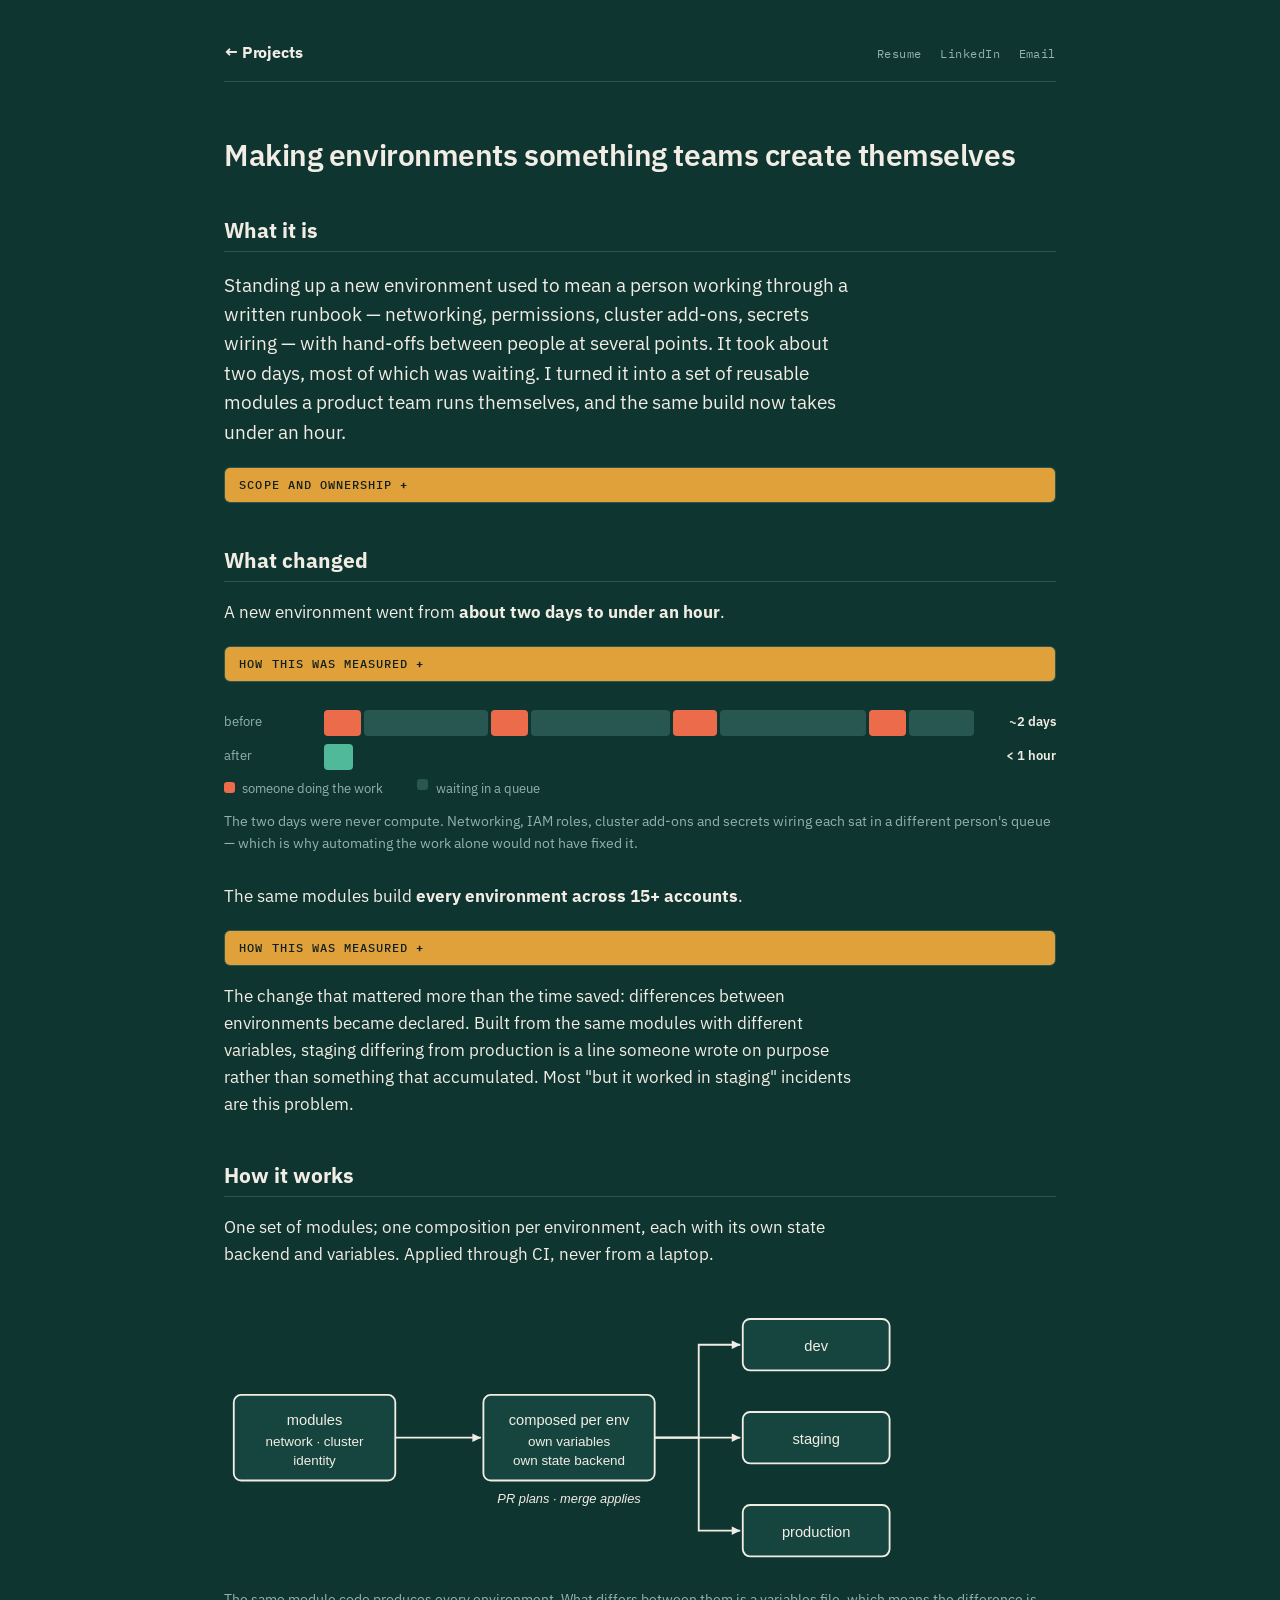
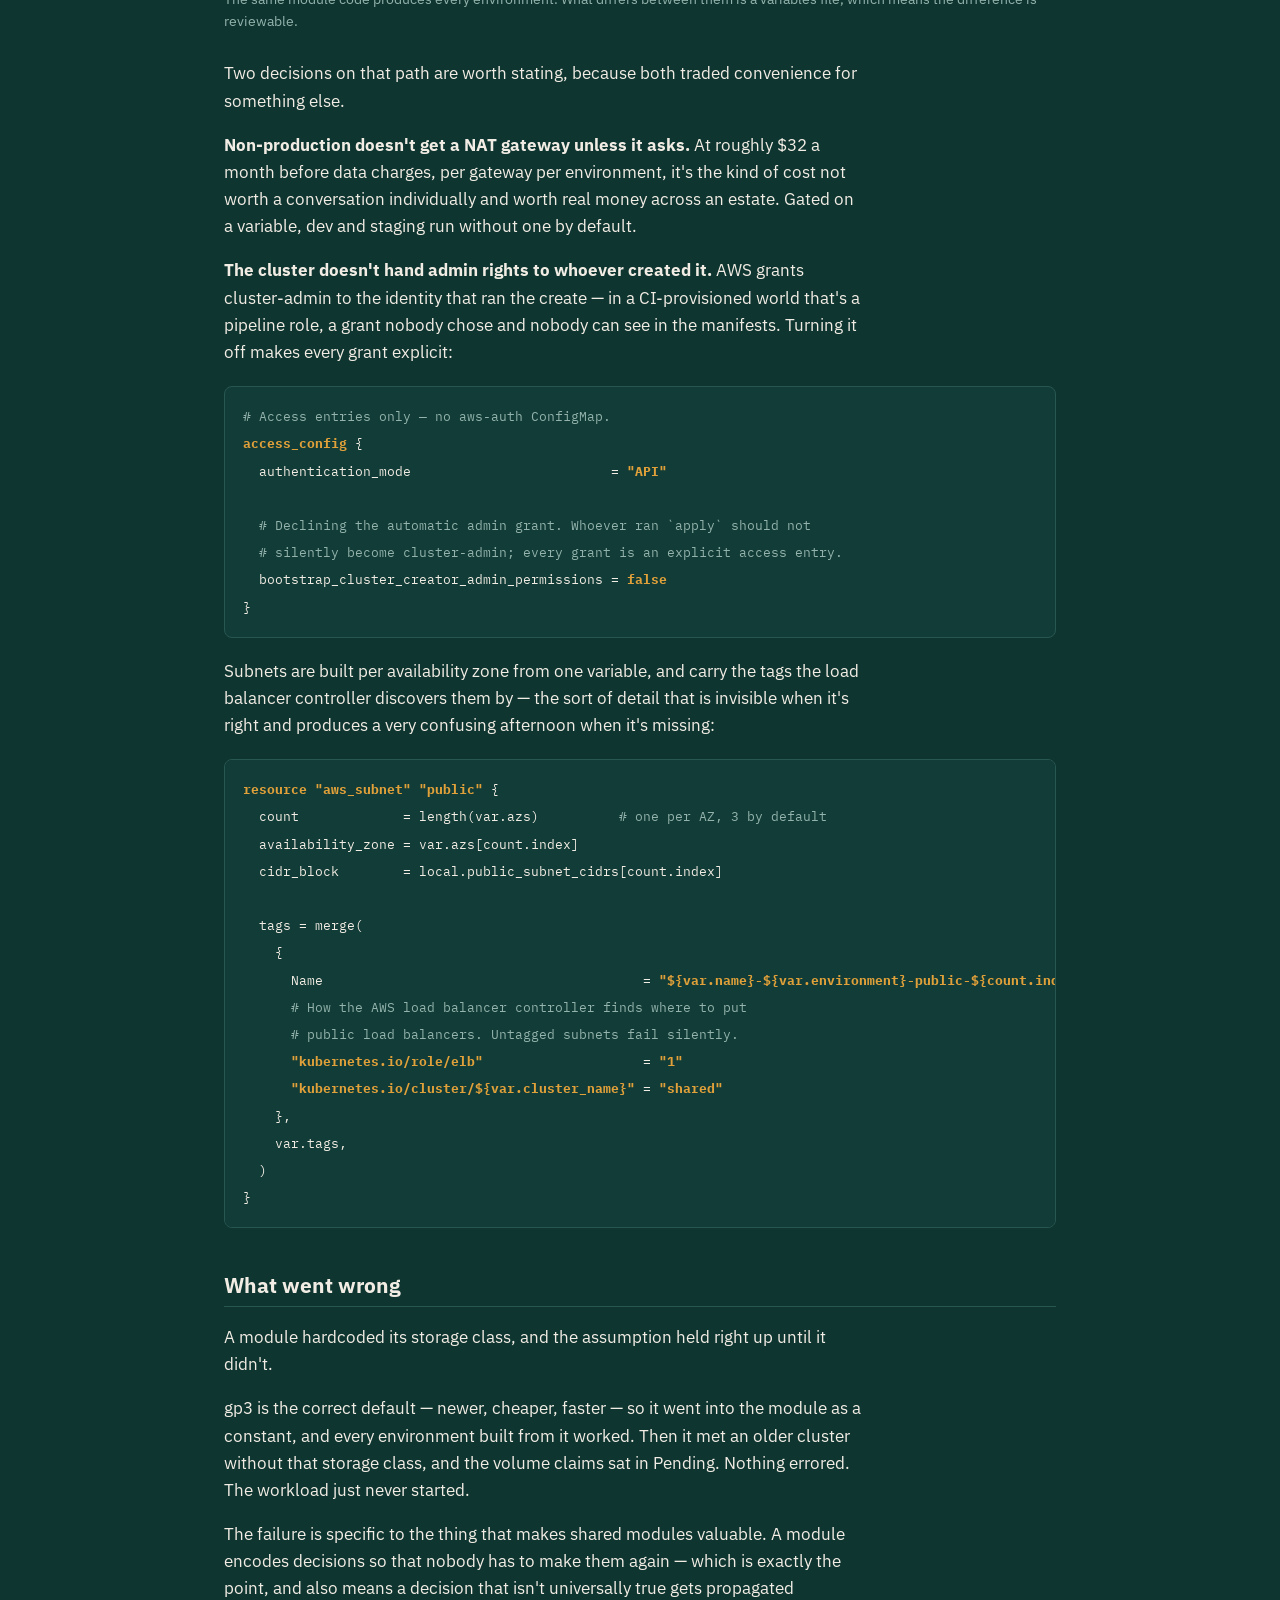
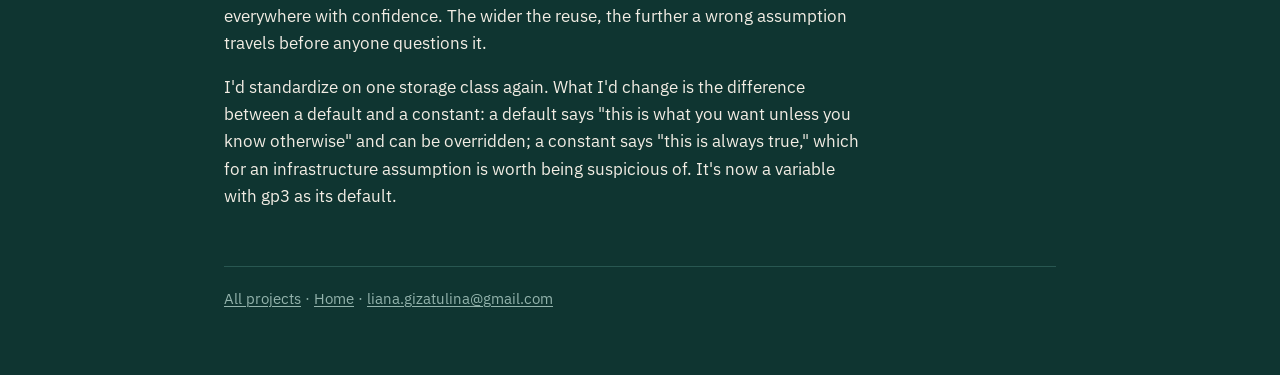
<file: projects/provisioning.html>
<!doctype html>
<html lang="en">
<head>
<meta charset="utf-8">
<meta name="viewport" content="width=device-width, initial-scale=1">
<title>Making environments something teams create themselves</title>
<meta name="description" content="Reusable Terraform modules across 15 AWS accounts — turning a two-day manual runbook into a self-service environment build under an hour.">
<link rel="icon" href="../favicon.svg" type="image/svg+xml">
<link rel="canonical" href="https://lianagizatulina.com/projects/provisioning.html">
<meta property="og:type" content="website">
<meta property="og:site_name" content="Liana Gizatulina">
<meta property="og:url" content="https://lianagizatulina.com/projects/provisioning.html">
<meta property="og:title" content="Making environments something teams create themselves">
<meta property="og:description" content="Reusable Terraform modules across 15 AWS accounts — turning a two-day manual runbook into a self-service environment build under an hour.">
<meta property="og:image" content="https://lianagizatulina.com/og-2.png">
<meta property="og:image:width" content="1200">
<meta property="og:image:height" content="630">
<meta property="og:image:alt" content="Liana Gizatulina, Platform / DevOps Engineer. 99.9% SLO since 2024, environments 2 days to 1 hour, AI triage 22 to 8 min.">
<meta name="twitter:card" content="summary_large_image">
<link rel="stylesheet" href="../style.css?v=12">
</head>
<body class="c-rely">
<div class="wrap">

  <nav class="site-nav">
    <span class="who"><a class="home" href="./">&larr; Projects</a></span>
    <span class="nav-links">
      <a href="../resume.pdf">Resume</a>
      <a href="https://linkedin.com/in/liana-gizatulina">LinkedIn</a>
      <a href="mailto:liana.gizatulina@gmail.com">Email</a>
    </span>
  </nav>

  <h1 class="name">Making environments something teams create themselves</h1>

  <h2>What it is</h2>
  <p class="lede">Standing up a new environment used to mean a person working through a written runbook — networking, permissions, cluster add-ons, secrets wiring — with hand-offs between people at several points. It took about two days, most of which was waiting. I turned it into a set of reusable modules a product team runs themselves, and the same build now takes under an hour.</p>

  <details class="method"><summary>Scope and ownership</summary>
    <p>Platform team of six engineers and a manager, supporting four product teams across 15+ AWS accounts. I owned the module layer — the network and cluster modules, the per-environment composition, and the pipeline that applies them. <strong>In use since late 2023 — every environment built since has come from them.</strong> What each team then builds inside their environment is theirs; my job stopped at handing over something consistent to build on.</p>
  </details>

  <h2>What changed</h2>

  <p>A new environment went from <strong>about two days to under an hour</strong>.</p>
  <details class="method"><summary>How this was measured</summary>
    <p>wall-clock from <code>terraform apply</code> to a namespace serving traffic, averaged over the last three environment builds. The old two days were not compute time — they were hand-offs. Networking, IAM roles, cluster add-ons and secrets wiring each sat in a different person's queue.</p>
  </details>

  <figure class="viz">
    <div class="track" role="img" aria-label="The old two-day build was four short pieces of actual work separated by long waits in other people's queues. The new build is one continuous run of under an hour.">
      <span>before</span>
      <div class="seg">
        <i class="work" style="width:5%"></i><i class="wait" style="width:17%"></i>
        <i class="work" style="width:5%"></i><i class="wait" style="width:19%"></i>
        <i class="work" style="width:6%"></i><i class="wait" style="width:20%"></i>
        <i class="work" style="width:5%"></i><i class="wait" style="width:9%"></i>
        <span class="t">~2 days</span>
      </div>
      <span>after</span>
      <div class="seg">
        <i class="fast" style="width:4%"></i>
        <span class="t">&lt; 1 hour</span>
      </div>
    </div>
    <div class="legend">
      <span class="bad">someone doing the work</span>
      <span style="color:var(--muted)"><span style="display:inline-block;width:11px;height:11px;border-radius:3px;background:var(--rule);margin-right:0.45rem"></span>waiting in a queue</span>
    </div>
    <figcaption>The two days were never compute. Networking, IAM roles, cluster add-ons and secrets wiring each sat in a different person's queue — which is why automating the work alone would not have fixed it.</figcaption>
  </figure>

  <p>The same modules build <strong>every environment across 15+ accounts</strong>.</p>
  <details class="method"><summary>How this was measured</summary>
    <p>the account count is the AWS Organizations tree — three environments across four product and platform domains, plus shared services, security tooling, log archive and networking. It's 15 or 16 depending on whether sandbox accounts are counted, so I say 15+.</p>
  </details>

  <p>The change that mattered more than the time saved: differences between environments became declared. Built from the same modules with different variables, staging differing from production is a line someone wrote on purpose rather than something that accumulated. Most "but it worked in staging" incidents are this problem.</p>

  <h2>How it works</h2>

  <p>One set of modules; one composition per environment, each with its own state backend and variables. Applied through CI, never from a laptop.</p>

  <figure>
    <svg viewBox="0 0 680 230" role="img" aria-labelledby="pv-title pv-desc" xmlns="http://www.w3.org/2000/svg">
      <title id="pv-title">Shared modules composed per environment</title>
      <desc id="pv-desc">A shared set of modules — network, cluster, and identity — is composed once per environment. Each environment has its own variables file and its own state backend. A pull request runs a plan, and a merge applies it through CI, producing the development, staging, and production environments from the same module code.</desc>
      <g stroke="currentColor" stroke-width="1.5">
        <rect class="n-box" x="8" y="80" width="132" height="70" rx="6"/>
        <rect class="n-box" x="212" y="80" width="140" height="70" rx="6"/>
        <rect class="n-box" x="424" y="18" width="120" height="42" rx="6"/>
        <rect class="n-box" x="424" y="94" width="120" height="42" rx="6"/>
        <rect class="n-box" x="424" y="170" width="120" height="42" rx="6"/>
      </g>
      <g fill="currentColor" font-family="-apple-system, BlinkMacSystemFont, 'Segoe UI', Roboto, sans-serif" font-size="12" text-anchor="middle">
        <text x="74" y="105">modules</text>
        <text x="74" y="122" font-size="11">network · cluster</text>
        <text x="74" y="137" font-size="11">identity</text>
        <text x="282" y="105">composed per env</text>
        <text x="282" y="122" font-size="11">own variables</text>
        <text x="282" y="137" font-size="11">own state backend</text>
        <text x="484" y="44">dev</text>
        <text x="484" y="120">staging</text>
        <text x="484" y="196">production</text>
      </g>
      <g stroke="currentColor" stroke-width="1.5" fill="none">
        <path d="M140 115 L 210 115"/>
        <path d="M352 115 L 388 115 L 388 39 L 422 39"/>
        <path d="M352 115 L 422 115"/>
        <path d="M352 115 L 388 115 L 388 191 L 422 191"/>
      </g>
      <g fill="currentColor">
        <path d="M210 115 l -7 -3.5 v 7 z"/>
        <path d="M422 39 l -7 -3.5 v 7 z"/>
        <path d="M422 115 l -7 -3.5 v 7 z"/>
        <path d="M422 191 l -7 -3.5 v 7 z"/>
      </g>
      <g fill="currentColor" font-family="-apple-system, BlinkMacSystemFont, 'Segoe UI', Roboto, sans-serif" font-size="10.5" font-style="italic" text-anchor="middle">
        <text x="282" y="168">PR plans · merge applies</text>
      </g>
    </svg>
    <figcaption>The same module code produces every environment. What differs between them is a variables file, which means the difference is reviewable.</figcaption>
  </figure>

  <p>Two decisions on that path are worth stating, because both traded convenience for something else.</p>

  <p><strong>Non-production doesn't get a NAT gateway unless it asks.</strong> At roughly $32 a month before data charges, per gateway per environment, it's the kind of cost not worth a conversation individually and worth real money across an estate. Gated on a variable, dev and staging run without one by default.</p>

  <p><strong>The cluster doesn't hand admin rights to whoever created it.</strong> AWS grants cluster-admin to the identity that ran the create &mdash; in a CI-provisioned world that's a pipeline role, a grant nobody chose and nobody can see in the manifests. Turning it off makes every grant explicit:</p>

  <div class="artifact">
<pre><code><span class="c-com"># Access entries only — no aws-auth ConfigMap.</span>
<span class="c-key">access_config</span> {
  authentication_mode                         = <span class="c-key">"API"</span>

  <span class="c-com"># Declining the automatic admin grant. Whoever ran `apply` should not</span>
  <span class="c-com"># silently become cluster-admin; every grant is an explicit access entry.</span>
  bootstrap_cluster_creator_admin_permissions = <span class="c-key">false</span>
}</code></pre>
  </div>

  <p>Subnets are built per availability zone from one variable, and carry the tags the load balancer controller discovers them by — the sort of detail that is invisible when it's right and produces a very confusing afternoon when it's missing:</p>

  <div class="artifact">
<pre><code><span class="c-key">resource</span> <span class="c-key">"aws_subnet"</span> <span class="c-key">"public"</span> {
  count             = length(var.azs)          <span class="c-com"># one per AZ, 3 by default</span>
  availability_zone = var.azs[count.index]
  cidr_block        = local.public_subnet_cidrs[count.index]

  tags = merge(
    {
      Name                                        = <span class="c-key">"${var.name}-${var.environment}-public-${count.index + 1}"</span>
      <span class="c-com"># How the AWS load balancer controller finds where to put</span>
      <span class="c-com"># public load balancers. Untagged subnets fail silently.</span>
      <span class="c-key">"kubernetes.io/role/elb"</span>                    = <span class="c-key">"1"</span>
      <span class="c-key">"kubernetes.io/cluster/${var.cluster_name}"</span> = <span class="c-key">"shared"</span>
    },
    var.tags,
  )
}</code></pre>
  </div>

  <h2>What went wrong</h2>

  <p>A module hardcoded its storage class, and the assumption held right up until it didn't.</p>

  <p>gp3 is the correct default &mdash; newer, cheaper, faster &mdash; so it went into the module as a constant, and every environment built from it worked. Then it met an older cluster without that storage class, and the volume claims sat in Pending. Nothing errored. The workload just never started.</p>

  <p>The failure is specific to the thing that makes shared modules valuable. A module encodes decisions so that nobody has to make them again — which is exactly the point, and also means a decision that isn't universally true gets propagated everywhere with confidence. The wider the reuse, the further a wrong assumption travels before anyone questions it.</p>

  <p>I'd standardize on one storage class again. What I'd change is the difference between a default and a constant: a default says "this is what you want unless you know otherwise" and can be overridden; a constant says "this is always true," which for an infrastructure assumption is worth being suspicious of. It's now a variable with gp3 as its default.</p>

  <footer>
    <a href="./">All projects</a> &middot; <a href="../">Home</a> &middot; <a href="mailto:liana.gizatulina@gmail.com">liana.gizatulina@gmail.com</a>
  </footer>

</div>
</body>
</html>
</file>
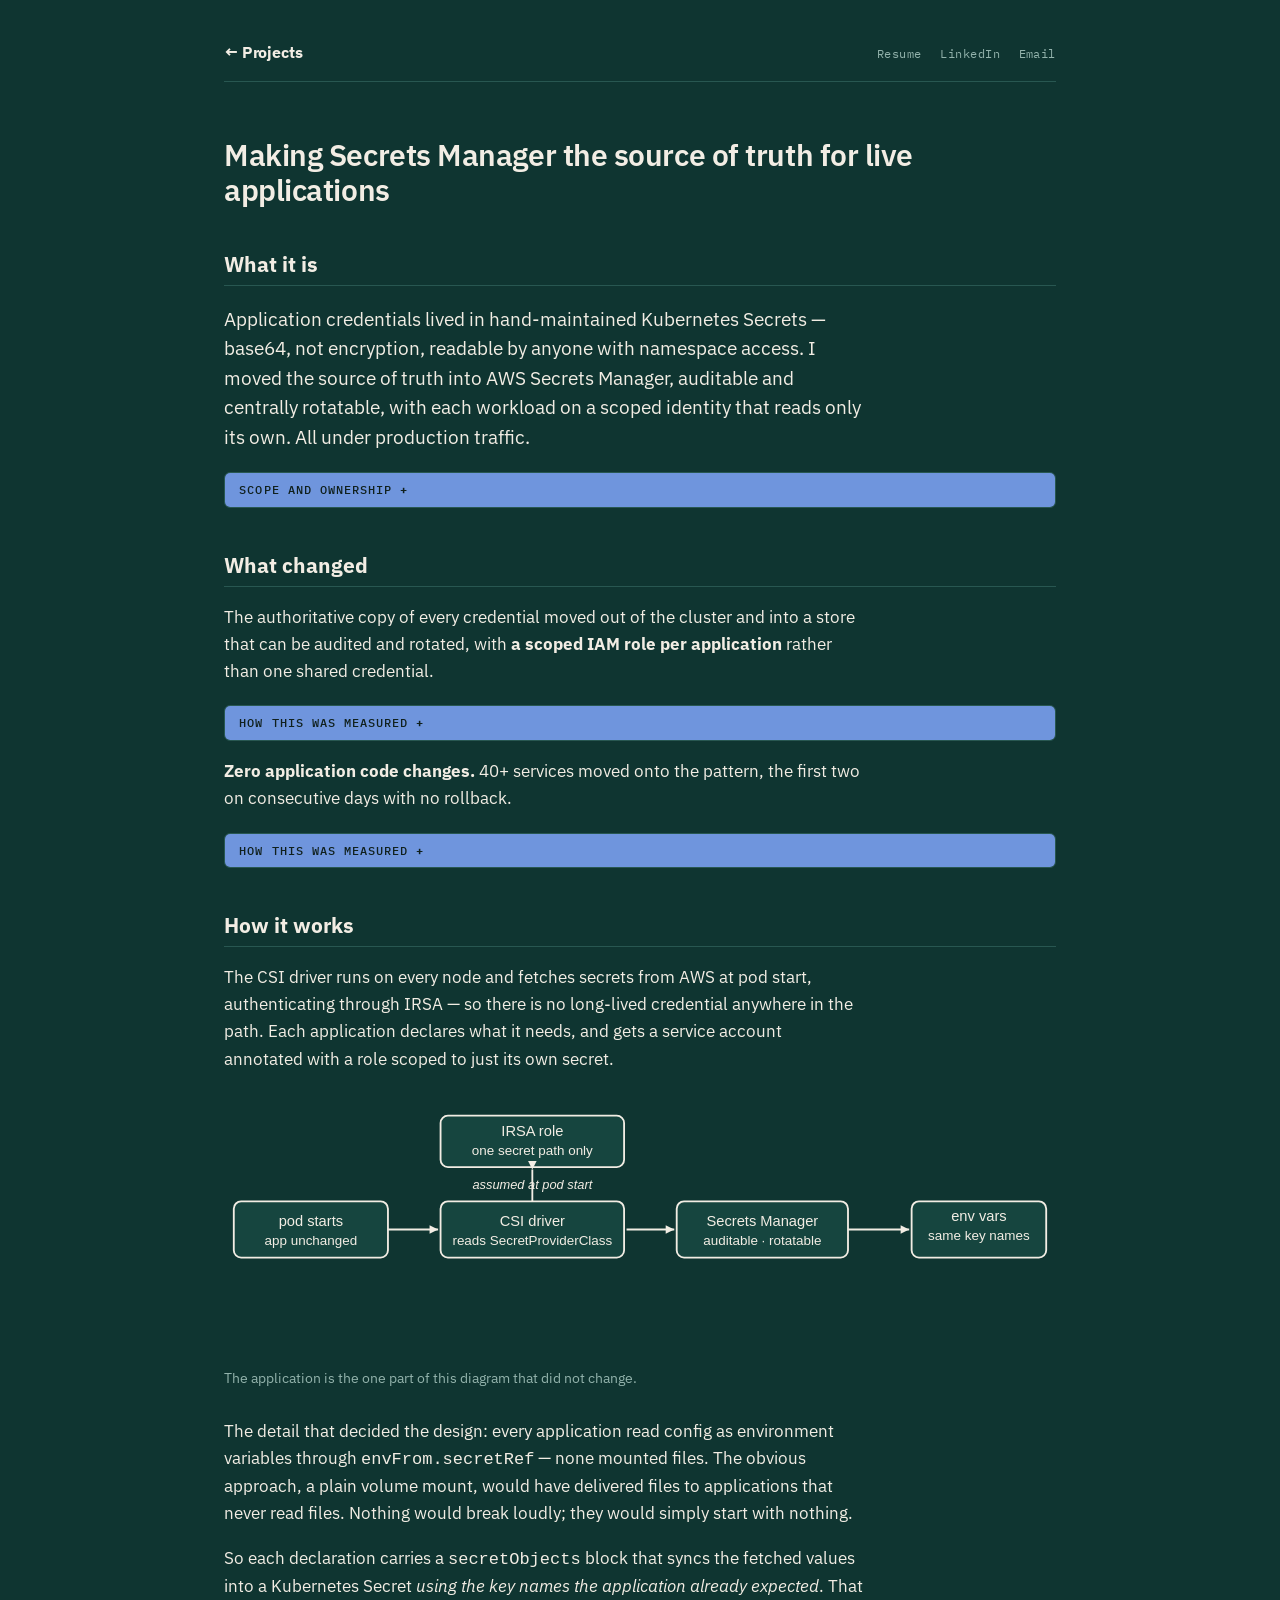
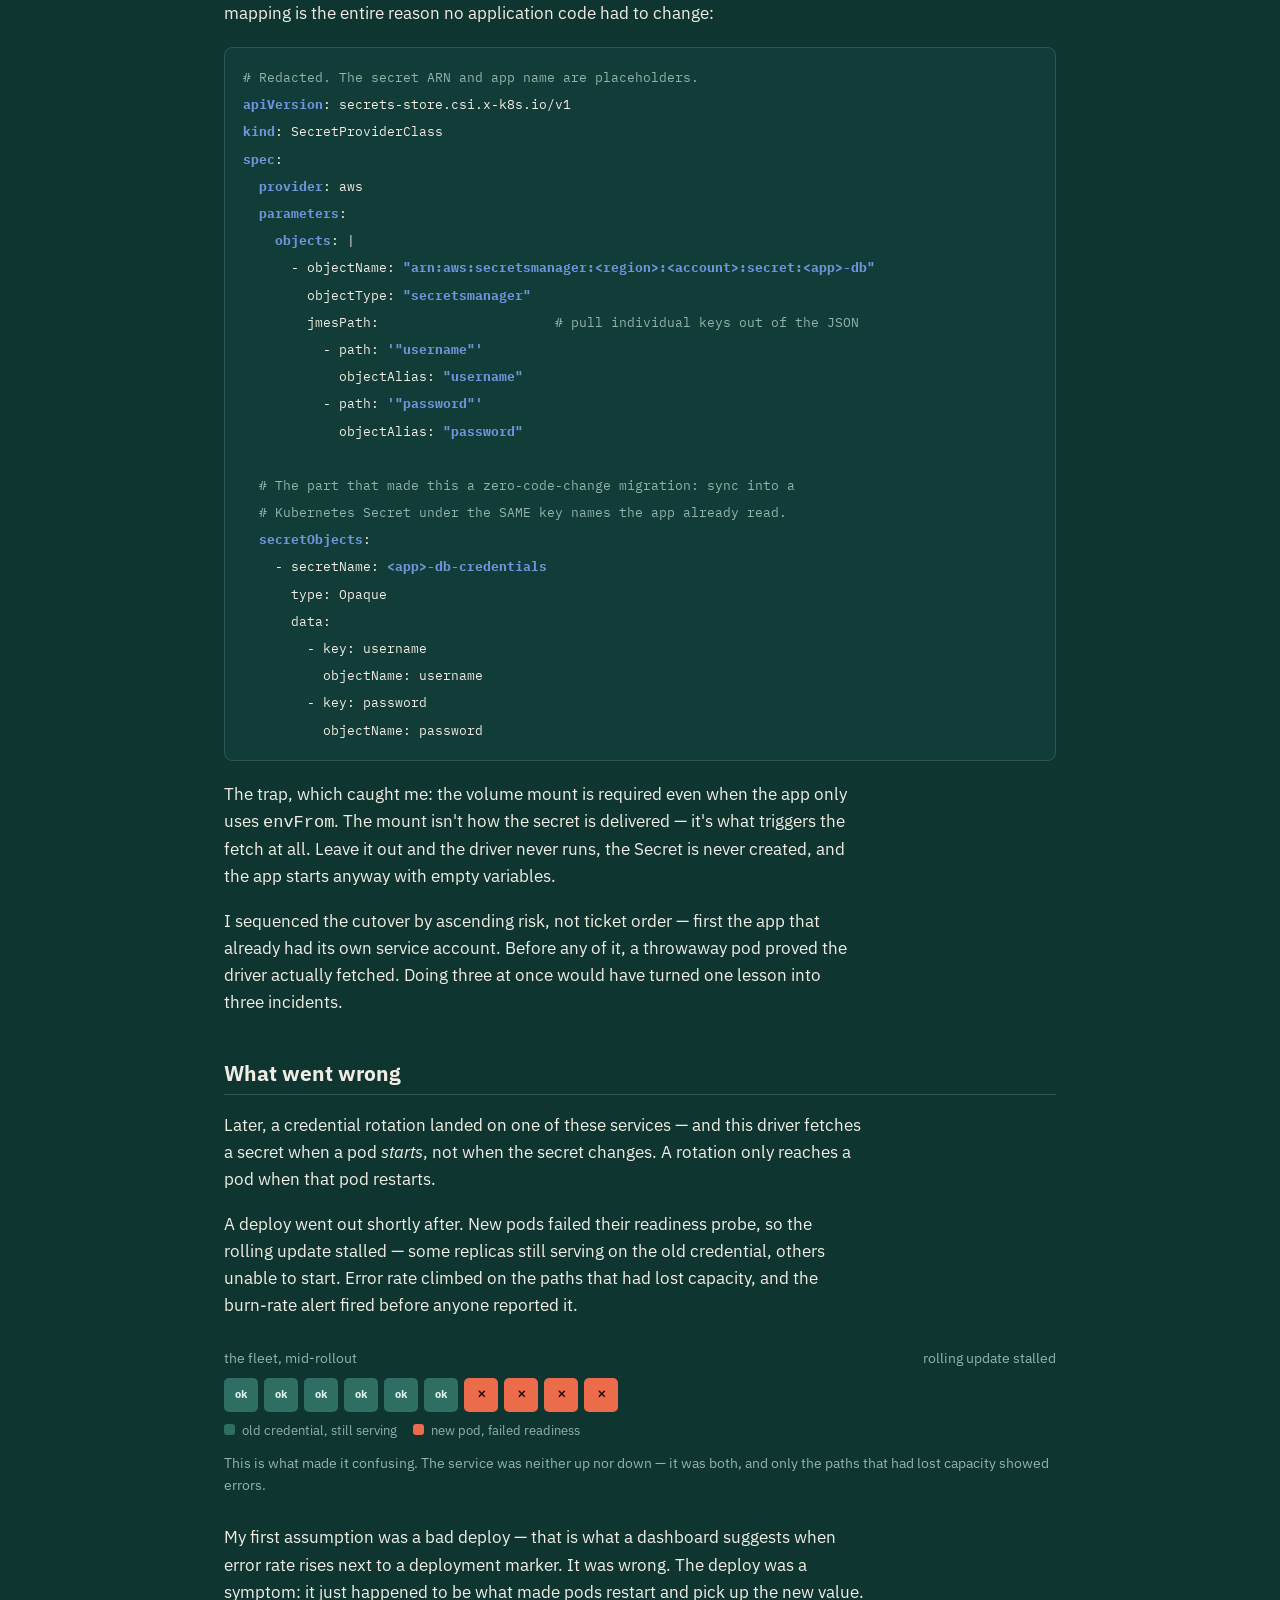
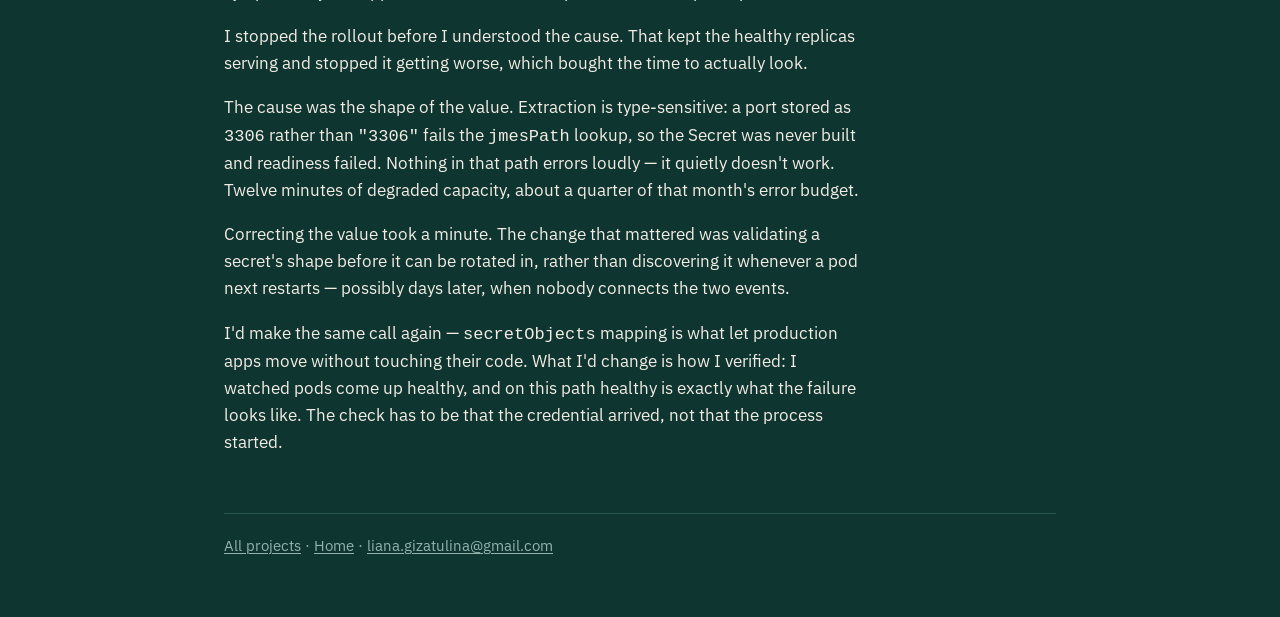
<file: projects/secrets-csi.html>
<!doctype html>
<html lang="en">
<head>
<meta charset="utf-8">
<meta name="viewport" content="width=device-width, initial-scale=1">
<title>Making Secrets Manager the source of truth for live applications</title>
<meta name="description" content="Moving the authoritative copy of application credentials into AWS Secrets Manager, with scoped IRSA access per workload and generated Kubernetes Secrets so running apps needed no code change.">
<link rel="icon" href="../favicon.svg" type="image/svg+xml">
<link rel="canonical" href="https://lianagizatulina.com/projects/secrets-csi.html">
<meta property="og:type" content="website">
<meta property="og:site_name" content="Liana Gizatulina">
<meta property="og:url" content="https://lianagizatulina.com/projects/secrets-csi.html">
<meta property="og:title" content="Making Secrets Manager the source of truth for live applications">
<meta property="og:description" content="Moving the authoritative copy of application credentials into AWS Secrets Manager, with scoped IRSA access per workload and generated Kubernetes Secrets so running apps needed no code change.">
<meta property="og:image" content="https://lianagizatulina.com/og-2.png">
<meta property="og:image:width" content="1200">
<meta property="og:image:height" content="630">
<meta property="og:image:alt" content="Liana Gizatulina, Platform / DevOps Engineer. 99.9% SLO since 2024, environments 2 days to 1 hour, AI triage 22 to 8 min.">
<meta name="twitter:card" content="summary_large_image">
<link rel="stylesheet" href="../style.css?v=12">
</head>
<body class="c-sec">
<div class="wrap">

  <nav class="site-nav">
    <span class="who"><a class="home" href="./">&larr; Projects</a></span>
    <span class="nav-links">
      <a href="../resume.pdf">Resume</a>
      <a href="https://linkedin.com/in/liana-gizatulina">LinkedIn</a>
      <a href="mailto:liana.gizatulina@gmail.com">Email</a>
    </span>
  </nav>

  <h1 class="name">Making Secrets Manager the source of truth for live applications</h1>

  <h2>What it is</h2>
  <p class="lede">Application credentials lived in hand-maintained Kubernetes Secrets &mdash; base64, not encryption, readable by anyone with namespace access. I moved the source of truth into AWS Secrets Manager, auditable and centrally rotatable, with each workload on a scoped identity that reads only its own. All under production traffic.</p>

  <details class="method"><summary>Scope and ownership</summary>
    <p>Platform team of six engineers and a manager. I owned the consumer layer end to end: the inventory, the cutover sequencing, the per-app IAM scoping, the pattern itself, and the migration pull requests. I deliberately did <em>not</em> take ownership of the CSI driver install — it had been installed by hand from another workstream, and adopting it would have meant a second release owner on a live DaemonSet that another team's database already depended on. I documented who actually owned it instead.</p>
  </details>

  <h2>What changed</h2>

  <p>The authoritative copy of every credential moved out of the cluster and into a store that can be audited and rotated, with <strong>a scoped IAM role per application</strong> rather than one shared credential.</p>
  <details class="method"><summary>How this was measured</summary>
    <p>the security claim is structural rather than measured. Each app's role grants read on exactly one secret path, so the blast radius of a compromised workload is that app's own credentials — that's a property of the policy, checkable by reading it, not a number I collected.</p>
  </details>

  <p><strong>Zero application code changes.</strong> 40+ services moved onto the pattern, the first two on consecutive days with no rollback.</p>
  <details class="method"><summary>How this was measured</summary>
    <p>verifiable in the migration pull requests — they touch manifests only, no application source. The first two were sequenced by ascending risk to prove the pattern before the rest of the estate followed.</p>
  </details>

  <h2>How it works</h2>

  <p>The CSI driver runs on every node and fetches secrets from AWS at pod start, authenticating through IRSA — so there is no long-lived credential anywhere in the path. Each application declares what it needs, and gets a service account annotated with a role scoped to just its own secret.</p>

  <figure>
    <svg viewBox="0 0 680 210" role="img" aria-labelledby="s-title s-desc" xmlns="http://www.w3.org/2000/svg">
      <title id="s-title">How a credential reaches a running application</title>
      <desc id="s-desc">At pod start, the CSI driver reads the application's SecretProviderClass, assumes an IAM role scoped to that application's secret path via IRSA, and fetches the secret from AWS Secrets Manager. The driver mounts it as a volume and also syncs it into a Kubernetes Secret using the key names the application already expects, so the application reads its configuration from environment variables exactly as it did before.</desc>
      <g stroke="currentColor" stroke-width="1.5">
        <rect class="n-box" x="8" y="82" width="126" height="46" rx="6"/>
        <rect class="n-box" x="177" y="82" width="150" height="46" rx="6"/>
        <rect class="n-box" x="177" y="12" width="150" height="42" rx="6"/>
        <rect class="n-box" x="370" y="82" width="140" height="46" rx="6"/>
        <rect class="n-box" x="562" y="82" width="110" height="46" rx="6"/>
      </g>
      <g fill="currentColor" font-family="-apple-system, BlinkMacSystemFont, 'Segoe UI', Roboto, sans-serif" font-size="12" text-anchor="middle">
        <text x="71" y="102">pod starts</text>
        <text x="71" y="118" font-size="11">app unchanged</text>
        <text x="252" y="102">CSI driver</text>
        <text x="252" y="118" font-size="11">reads SecretProviderClass</text>
        <text x="252" y="29">IRSA role</text>
        <text x="252" y="44" font-size="11">one secret path only</text>
        <text x="440" y="102">Secrets Manager</text>
        <text x="440" y="118" font-size="11">auditable · rotatable</text>
        <text x="617" y="98">env vars</text>
        <text x="617" y="114" font-size="11">same key names</text>
      </g>
      <g stroke="currentColor" stroke-width="1.5" fill="none">
        <path d="M134 105 L 175 105"/>
        <path d="M252 82 L 252 56"/>
        <path d="M329 105 L 368 105"/>
        <path d="M510 105 L 560 105"/>
      </g>
      <g fill="currentColor">
        <path d="M175 105 l -7 -3.5 v 7 z"/>
        <path d="M368 105 l -7 -3.5 v 7 z"/>
        <path d="M560 105 l -7 -3.5 v 7 z"/>
        <path d="M252 56 l -3.5 -7 h 7 z"/>
      </g>
      <g fill="currentColor" font-family="-apple-system, BlinkMacSystemFont, 'Segoe UI', Roboto, sans-serif" font-size="10.5" font-style="italic" text-anchor="middle">
        <text x="252" y="72">assumed at pod start</text>
      </g>
    </svg>
    <figcaption>The application is the one part of this diagram that did not change.</figcaption>
  </figure>

  <p>The detail that decided the design: every application read config as environment variables through <code>envFrom.secretRef</code> — none mounted files. The obvious approach, a plain volume mount, would have delivered files to applications that never read files. Nothing would break loudly; they would simply start with nothing.</p>

  <p>So each declaration carries a <code>secretObjects</code> block that syncs the fetched values into a Kubernetes Secret <em>using the key names the application already expected</em>. That mapping is the entire reason no application code had to change:</p>

  <div class="artifact">
<pre><code><span class="c-com"># Redacted. The secret ARN and app name are placeholders.</span>
<span class="c-key">apiVersion</span>: secrets-store.csi.x-k8s.io/v1
<span class="c-key">kind</span>: SecretProviderClass
<span class="c-key">spec</span>:
  <span class="c-key">provider</span>: aws
  <span class="c-key">parameters</span>:
    <span class="c-key">objects</span>: |
      - objectName: <span class="c-key">"arn:aws:secretsmanager:&lt;region&gt;:&lt;account&gt;:secret:&lt;app&gt;-db"</span>
        objectType: <span class="c-key">"secretsmanager"</span>
        jmesPath:                      <span class="c-com"># pull individual keys out of the JSON</span>
          - path: <span class="c-key">'"username"'</span>
            objectAlias: <span class="c-key">"username"</span>
          - path: <span class="c-key">'"password"'</span>
            objectAlias: <span class="c-key">"password"</span>

  <span class="c-com"># The part that made this a zero-code-change migration: sync into a</span>
  <span class="c-com"># Kubernetes Secret under the SAME key names the app already read.</span>
  <span class="c-key">secretObjects</span>:
    - secretName: <span class="c-key">&lt;app&gt;-db-credentials</span>
      type: Opaque
      data:
        - key: username
          objectName: username
        - key: password
          objectName: password</code></pre>
  </div>

  <p>The trap, which caught me: the volume mount is required even when the app only uses <code>envFrom</code>. The mount isn't how the secret is delivered — it's what triggers the fetch at all. Leave it out and the driver never runs, the Secret is never created, and the app starts anyway with empty variables.</p>

  <p>I sequenced the cutover by ascending risk, not ticket order — first the app that already had its own service account. Before any of it, a throwaway pod proved the driver actually fetched. Doing three at once would have turned one lesson into three incidents.</p>

  <h2>What went wrong</h2>

  <p>Later, a credential rotation landed on one of these services — and this driver fetches a secret when a pod <em>starts</em>, not when the secret changes. A rotation only reaches a pod when that pod restarts.</p>

  <p>A deploy went out shortly after. New pods failed their readiness probe, so the rolling update stalled — some replicas still serving on the old credential, others unable to start. Error rate climbed on the paths that had lost capacity, and the burn-rate alert fired before anyone reported it.</p>

  <figure class="viz">
    <div class="viz-label"><span>the fleet, mid-rollout</span><span>rolling update stalled</span></div>
    <div class="fleet" role="img" aria-label="Of ten replicas, six were still running on the old credential and serving traffic normally, while four could not start at all.">
      <div class="pod pod-ok">ok</div><div class="pod pod-ok">ok</div><div class="pod pod-ok">ok</div>
      <div class="pod pod-ok">ok</div><div class="pod pod-ok">ok</div><div class="pod pod-ok">ok</div>
      <div class="pod pod-bad">&#10005;</div><div class="pod pod-bad">&#10005;</div>
      <div class="pod pod-bad">&#10005;</div><div class="pod pod-bad">&#10005;</div>
    </div>
    <div class="legend">
      <span class="ok">old credential, still serving</span>
      <span class="bad">new pod, failed readiness</span>
    </div>
    <figcaption>This is what made it confusing. The service was neither up nor down — it was both, and only the paths that had lost capacity showed errors.</figcaption>
  </figure>

  <p>My first assumption was a bad deploy — that is what a dashboard suggests when error rate rises next to a deployment marker. It was wrong. The deploy was a symptom: it just happened to be what made pods restart and pick up the new value.</p>

  <p>I stopped the rollout before I understood the cause. That kept the healthy replicas serving and stopped it getting worse, which bought the time to actually look.</p>

  <p>The cause was the shape of the value. Extraction is type-sensitive: a port stored as <code>3306</code> rather than <code>"3306"</code> fails the <code>jmesPath</code> lookup, so the Secret was never built and readiness failed. Nothing in that path errors loudly — it quietly doesn't work. Twelve minutes of degraded capacity, about a quarter of that month's error budget.</p>

  <p>Correcting the value took a minute. The change that mattered was validating a secret's shape before it can be rotated in, rather than discovering it whenever a pod next restarts — possibly days later, when nobody connects the two events.</p>

  <p>I'd make the same call again — <code>secretObjects</code> mapping is what let production apps move without touching their code. What I'd change is how I verified: I watched pods come up healthy, and on this path healthy is exactly what the failure looks like. The check has to be that the credential arrived, not that the process started.</p>

  <footer>
    <a href="./">All projects</a> &middot; <a href="../">Home</a> &middot; <a href="mailto:liana.gizatulina@gmail.com">liana.gizatulina@gmail.com</a>
  </footer>

</div>
</body>
</html>
</file>
<file: style.css>
/* Two Doors — shared styles.
   No framework, no build step. JavaScript is progressive enhancement only:
   every page is complete and readable without it. */

@import url("https://fonts.googleapis.com/css2?family=IBM+Plex+Mono:wght@400;500&family=IBM+Plex+Sans:wght@400;600;700&display=swap");

:root {
  /* Direction D — teal ground, colour lives in the artwork */
  --bg: #0f3531;
  --card: #123c37;
  --fg: #f2ede4;
  --muted: #93b3ac;
  --rule: #285751;
  --rule-strong: #3d7a70;
  --hover: #16453f;
  --accent: #e0a03a;
  --focus: #6f95dd;

  /* the three project categories */
  --cat-agents: #ec6b4a;
  --cat-rely:   #e0a03a;
  --cat-sec:    #6f95dd;
  --art-ink:    rgba(14, 42, 38, .52);
  --art-ink-2:  rgba(14, 42, 38, .86);

  /* data-visual semantics, carried over */
  --spent: #ec6b4a;
  --spent-ink: #2b1109;
  --spent-over: #d84a37;
  --left: #2f6f63;
  --left-ink: #dff3ec;
  --good: #4fb99a;

  --measure: 40rem;
  --wide: 68rem;
  --sans: "IBM Plex Sans", -apple-system, BlinkMacSystemFont, "Segoe UI", Roboto, "Helvetica Neue", Arial, sans-serif;
  --serif: "IBM Plex Sans", -apple-system, BlinkMacSystemFont, "Segoe UI", Roboto, "Helvetica Neue", Arial, sans-serif;
  --mono: "IBM Plex Mono", ui-monospace, SFMono-Regular, "SF Mono", Menlo, Consolas, monospace;
}

@media (prefers-color-scheme: dark) {
  :root {
    --bg: #0b2b28;
    --card: #0f342f;
    --rule: #23504b;
    --hover: #133c37;
  }
}

/* Each project page takes its category colour as the page accent, so the
   six interiors are visibly different from each other and tie back to the
   card the reader clicked. */
body.c-agents { --accent: var(--cat-agents); }
body.c-rely   { --accent: var(--cat-rely); }
body.c-sec    { --accent: var(--cat-sec); }

*, *::before, *::after { box-sizing: border-box; }
html { -webkit-text-size-adjust: 100%; }

body {
  margin: 0;
  padding: 2.5rem 1.25rem 4rem;
  background: var(--bg);
  color: var(--fg);
  font-family: var(--sans);
  font-size: 1.0625rem;
  line-height: 1.6;
}

.wrap { max-width: 52rem; margin: 0 auto; }
.wrap.wide { max-width: var(--wide); }
/* Prose keeps a readable measure; structure - headings and their rules,
   diagrams, code, the method panels - spans the full shell. */
.wrap:not(.wide) > p, .wrap:not(.wide) > ul, .wrap:not(.wide) > ol,
.wrap:not(.wide) > dl, .wrap:not(.wide) > blockquote { max-width: var(--measure); }

a { color: inherit; text-decoration-thickness: 1px; text-underline-offset: 2px; }
a:focus-visible { outline: 2px solid var(--focus); outline-offset: 3px; border-radius: 2px; }

/* --- header card --- */

.card {
  border: 1px solid var(--rule);
  border-radius: 10px;
  background: var(--card);
  padding: 1.5rem;
}

.name { margin: 0; font-size: 1.875rem; line-height: 1.15; letter-spacing: -0.015em; font-family: var(--serif); font-weight: 600; }
.role { margin: 0.4rem 0 0; font-size: 1.0625rem; font-weight: 600; }
.pitch { margin: 0.85rem 0 0; color: var(--muted); font-family: var(--serif); font-size: 1.0625rem; }

.meta { margin: 1.25rem 0 0; display: flex; flex-wrap: wrap; gap: 0.75rem 1.25rem; align-items: center; font-size: 0.9375rem; }

.btn {
  display: inline-block;
  padding: 0.5rem 1rem;
  border: 1px solid var(--fg);
  border-radius: 6px;
  text-decoration: none;
  font-weight: 600;
  font-size: 0.9375rem;
  transition: background .15s, color .15s;
}
.btn:hover { background: var(--fg); color: var(--card); }

/* --- doors --- */

.doors { margin: 1.75rem 0 0; padding: 0; list-style: none; display: grid; gap: 1rem; }
@media (min-width: 34rem) { .doors { grid-template-columns: 1fr 1fr; } }

.door {
  display: block;
  height: 100%;
  padding: 1.25rem;
  border: 1px solid var(--rule);
  border-radius: 10px;
  background: var(--card);
  text-decoration: none;
  transition: background .15s, border-color .15s, transform .15s;
}
.door:hover { background: var(--hover); border-color: var(--rule-strong); transform: translateY(-2px); }

.door-label { margin: 0; font-size: 1.125rem; font-weight: 700; }
.door-label::after { content: "\2192"; display: inline-block; margin-left: 0.35em; transition: transform .15s; }
.door:hover .door-label::after { transform: translateX(4px); }
.door-note { margin: 0.35rem 0 0; color: var(--muted); font-size: 0.9375rem; }
.door-time { margin: 0.6rem 0 0; font-family: var(--sans); font-size: 0.8125rem; color: var(--muted); letter-spacing: 0.02em; }

/* --- the three numbers --- */

.numbers { margin: 1.75rem 0 0; color: var(--muted); font-size: 1rem; line-height: 1.9; }
.numbers strong { color: var(--accent); font-weight: 600; }

/* --- interior pages --- */

.back { display: inline-block; margin: 0 0 1.5rem; font-size: 0.9375rem; color: var(--muted); }

h2 {
  margin: 2.75rem 0 0.75rem;
  font-size: 1.3125rem;
  line-height: 1.3;
  padding-bottom: 0.4rem;
  border-bottom: 1px solid var(--rule);
  font-family: var(--sans);
}
h3 { margin: 1.5rem 0 0.25rem; font-size: 1.0625rem; }

p, li, dd { font-family: var(--serif); }
.lede { font-size: 1.1875rem; line-height: 1.55; }
.role-line { margin: 0; color: var(--muted); font-size: 0.9375rem; font-family: var(--sans); }

.scope {
  margin: 1.25rem 0 0;
  padding: 0.9rem 1rem;
  border-left: 3px solid var(--accent);
  background: var(--card);
  color: var(--muted);
  font-size: 0.9375rem;
}
.scope strong { color: var(--fg); }

.method { margin: 0.2rem 0 1rem; color: var(--muted); font-size: 0.875rem; line-height: 1.55; font-family: var(--sans); }

ul.tight { margin: 0.5rem 0 0; padding-left: 1.15rem; }
ul.tight li { margin: 0.35rem 0; }
.stack dt { font-weight: 600; margin-top: 0.85rem; font-family: var(--sans); }
.stack dd { margin: 0.15rem 0 0; color: var(--muted); }

figure { margin: 1.75rem 0; }
figure svg { width: 100%; height: auto; display: block; }
figcaption { margin-top: 0.6rem; color: var(--muted); font-size: 0.875rem; font-family: var(--sans); }

.artifact {
  margin: 1.25rem 0;
  overflow-x: auto;
  background: var(--card);
  border: 1px solid var(--rule);
  border-radius: 8px;
  padding: 1rem 1.1rem;
}
.artifact pre { margin: 0; }
.artifact code { font-family: var(--mono); font-size: 0.8125rem; line-height: 1.6; white-space: pre; }
.c-com { color: var(--muted); }
.c-key { font-weight: 700; color: var(--accent); }

/* --- data visuals (static first; JS only adds the slider) --- */

.viz { margin: 1.75rem 0; }

.viz-label { display: flex; justify-content: space-between; align-items: baseline; gap: 1rem; margin-bottom: 0.4rem; font-family: var(--sans); font-size: 0.875rem; color: var(--muted); }

.budget { display: flex; height: 46px; border: 1px solid var(--rule); border-radius: 8px; overflow: hidden; }
.budget > div { display: flex; align-items: center; justify-content: center; font-family: var(--sans); font-size: 0.8125rem; font-weight: 600; transition: width .12s linear; }
.budget-spent { background: var(--spent); color: var(--spent-ink); }
.budget-left { background: var(--left); color: var(--left-ink); }
.budget.over .budget-spent { background: var(--spent-over); color: #fff; }

.budget-control { display: none; align-items: center; gap: 0.75rem; margin-top: 1rem; font-family: var(--sans); font-size: 0.875rem; color: var(--muted); }
.budget-control.on { display: flex; }
.budget-control input[type=range] { flex: 1; accent-color: var(--accent); }
.budget-control output { min-width: 3.5rem; text-align: right; font-weight: 600; color: var(--fg); }

.bars { display: grid; grid-template-columns: 4.5rem 1fr; gap: 0.5rem 0.75rem; align-items: center; font-family: var(--sans); font-size: 0.875rem; color: var(--muted); }
.bar { height: 24px; border-radius: 4px; }
.bar-before { background: var(--spent); }
.bar-after { background: var(--good); }

/* split fleet — some replicas serving, some unable to start */
.fleet { display: flex; flex-wrap: wrap; gap: 6px; margin: 0.5rem 0; }
.pod { width: 34px; height: 34px; border-radius: 5px; display: flex; align-items: center; justify-content: center; font-family: var(--sans); font-size: 0.6875rem; font-weight: 700; }
.pod-ok { background: var(--left); color: var(--left-ink); }
.pod-bad { background: var(--spent); color: var(--spent-ink); }
.legend { display: flex; flex-wrap: wrap; gap: 1rem; margin-top: 0.6rem; font-family: var(--sans); font-size: 0.8125rem; color: var(--muted); }
.legend span::before { content: ""; display: inline-block; width: 11px; height: 11px; border-radius: 3px; margin-right: 0.45rem; vertical-align: baseline; }
.legend .ok::before { background: var(--left); }
.legend .bad::before { background: var(--spent); }

/* before / after pairs */
.compare { display: grid; gap: 0.85rem; margin: 0.5rem 0; }
.cmp-row { display: grid; grid-template-columns: 8.5rem 1fr; gap: 0.75rem; align-items: center; font-family: var(--sans); font-size: 0.875rem; }
.cmp-key { color: var(--muted); }
.cmp-val { display: flex; align-items: center; gap: 0.6rem; }
.chip { display: inline-block; padding: 0.3rem 0.7rem; border-radius: 5px; font-weight: 700; font-size: 0.875rem; }
.chip-was { background: var(--spent); color: var(--spent-ink); }
.chip-now { background: var(--left); color: var(--left-ink); }
.arrow { color: var(--muted); }

/* the old hand-off path vs the new one */
.track { display: grid; grid-template-columns: 5.5rem 1fr; gap: 0.5rem 0.75rem; align-items: center; font-family: var(--sans); font-size: 0.8125rem; color: var(--muted); }
.seg { display: flex; gap: 3px; align-items: center; }
.seg i { display: block; height: 26px; border-radius: 4px; font-style: normal; }
.seg .work { background: var(--spent); }
.seg .wait { background: var(--rule); }
.seg .fast { background: var(--good); }
.seg .t { margin-left: auto; padding-left: 0.6rem; white-space: nowrap; color: var(--fg); font-weight: 600; }

/* two-column calibration list */
.twocol { display: grid; gap: 1rem; margin: 0.5rem 0; }
@media (min-width: 34rem) { .twocol { grid-template-columns: 1fr 1fr; } }
.col { border-radius: 8px; padding: 0.9rem 1rem; }
.col-flag { background: var(--spent); color: var(--spent-ink); }
.col-ignore { background: var(--left); color: var(--left-ink); }
.col h3 { margin: 0 0 0.5rem; font-family: var(--sans); font-size: 0.8125rem; letter-spacing: 0.06em; text-transform: uppercase; }
.col ul { margin: 0; padding-left: 1.05rem; }
.col li { font-family: var(--sans); font-size: 0.875rem; line-height: 1.45; margin: 0.3rem 0; }

/* diagram node fills — set on <rect>, text stays currentColor */
.n-read { fill: var(--left); stroke: var(--left-ink); }
.n-act { fill: var(--spent); stroke: var(--spent-ink); }

footer {
  margin-top: 3.5rem;
  padding-top: 1.25rem;
  border-top: 1px solid var(--rule);
  color: var(--muted);
  font-size: 0.9375rem;
  font-family: var(--sans);
}

/* landing: showcase diagram + project cards */
.showcase { margin: 1.75rem 0 0; padding: 1.25rem 1.25rem 1rem; background: var(--card); border: 1px solid var(--rule); border-radius: 10px; }
  .showcase svg { display: block; width: 100%; height: auto; color: var(--fg); }
  .showcase figcaption { margin: 0.85rem 0 0; color: var(--muted); font-size: 0.9375rem; font-family: var(--serif); }
  .showcase figcaption a { color: var(--accent); }
  .cards { margin: 1.5rem 0 0; padding: 0; list-style: none; display: grid; gap: 1rem; grid-template-columns: repeat(3, 1fr); }
  @media (max-width: 46rem) { .cards { grid-template-columns: 1fr; } }
  .pcard { display: block; height: 100%; padding: 1rem 1.1rem; background: var(--card); border: 1px solid var(--rule); border-radius: 10px; text-decoration: none; color: inherit; transition: background .15s, border-color .15s, transform .15s; }
  .pcard:hover { background: var(--hover); border-color: var(--rule-strong); transform: translateY(-2px); }
  .pcard-metric { margin: 0; font-family: var(--mono); font-size: 0.8125rem; color: var(--accent); letter-spacing: 0.01em; }
  .pcard-title { margin: 0.4rem 0 0; font-size: 1.0625rem; font-weight: 700; line-height: 1.25; }
  .pcard-note { margin: 0.4rem 0 0; color: var(--muted); font-size: 0.9375rem; }
  .more { margin: 1.25rem 0 0; font-size: 0.9375rem; }
.showcase figcaption .go { display: block; margin-top: 0.4rem; }

/* projects index: diagram thumbnails */
.doors.with-thumb { grid-template-columns: repeat(2, 1fr); }
.doors.with-thumb .door { display: flex; flex-direction: column; }
.thumb { display: block; width: 100%; height: auto; margin: 0 0 0.85rem; color: var(--rule-strong); }
.doors.with-thumb .door-time { margin-top: auto; padding-top: 0.6rem; }
@media (max-width: 46rem) { .doors.with-thumb { grid-template-columns: 1fr; } }

/* project pages: collapsible method notes + diagram node fills */
details.method {
  margin: 1.25rem 0 0; padding: 0;
  background: var(--card); border: 1px solid var(--rule);
  border-radius: 6px; overflow: hidden;
}
details.method summary {
  cursor: pointer; list-style: none;
  padding: 0.5rem 0.9rem;
  background: var(--accent); color: #10201d;
  font-family: var(--mono); font-size: 0.72rem; font-weight: 500;
  letter-spacing: 0.09em; text-transform: uppercase;
}
details.method summary::-webkit-details-marker { display: none; }
details.method summary::after { content: " +"; font-weight: 700; }
details.method[open] summary::after { content: " \2212"; }
details.method summary:hover { filter: brightness(1.07); }
details.method summary:focus-visible { outline: 2px solid var(--focus); outline-offset: -3px; }
details.method[open] summary { margin-bottom: 0; }
details.method p { margin: 0; padding: 0.85rem 0.95rem; font-size: 0.9375rem; color: var(--muted); }
details.method p + p { padding-top: 0; }
.n-src  { fill: var(--hover); }
.n-core { fill: var(--left); stroke: var(--left-ink); }
.n-out  { fill: var(--card); stroke: var(--rule-strong); }
.n-box { fill: var(--hover); }

/* mcp-suite: "ask the agent" panel + path highlighting */
.ask { margin: 1.5rem 0 0; padding: 1.1rem 1.2rem; background: var(--card); border: 1px solid var(--rule); border-radius: 10px; }
.ask-lead { margin: 0 0 0.85rem; font-size: 0.9375rem; color: var(--muted); }
.ask-list { margin: 0; padding: 0; list-style: none; display: grid; gap: 0.4rem; }
.ask-list li { display: flex; align-items: center; gap: 0.6rem; flex-wrap: wrap; }
.ask-btn { flex: 1 1 16rem; text-align: left; font: inherit; font-size: 0.9375rem; color: inherit;
  background: none; border: 1px solid var(--rule); border-radius: 7px; padding: 0.45rem 0.7rem; cursor: default; }
.ask.on .ask-btn { cursor: pointer; }
.ask.on .ask-btn:hover { background: var(--hover); border-color: var(--rule-strong); }
.ask-btn.sel { background: var(--hover); border-color: var(--rule-strong); font-weight: 600; }
.verdict { flex: 0 0 auto; font-family: var(--mono); font-size: 0.75rem; padding: 0.15rem 0.5rem; border-radius: 4px; }
.v-read { background: var(--left); color: var(--left-ink); }
.v-act  { background: var(--hover); color: var(--accent); border: 1px solid var(--rule-strong); }
.v-none { background: var(--spent); color: var(--spent-ink); }
.ask-out { margin: 0.9rem 0 0; font-size: 0.9375rem; color: var(--muted); min-height: 2.6em; }
.ask.on .ask-out { color: var(--fg); }
#fig .p-read, #fig .p-act, #fig .no-path { transition: opacity .18s; }
#fig.hl-read .p-act, #fig.hl-act .p-read,
#fig.hl-none .p-read, #fig.hl-none .p-act { opacity: 0.15; }
#fig.hl-none .no-path { fill: var(--spent-over); font-weight: 700; font-style: normal; }


/* ============================================================
   Landing — Direction D.  Every rule is scoped under .wide so
   the interior pages keep the styles they already had.
   Colour fills the artwork panel and stops there; the reading
   area stays on the teal ground. The border picks up the
   category colour on hover and keyboard focus only.
   ============================================================ */

.site-nav {
  display: flex; justify-content: space-between; align-items: baseline;
  gap: 1rem; flex-wrap: wrap;
  padding-bottom: 0.9rem; margin-bottom: clamp(2rem, 5vw, 3.5rem);
  border-bottom: 1px solid var(--rule);
}
.who { font-weight: 700; font-size: 0.98rem; letter-spacing: -0.008em; }
.nav-links { display: flex; gap: 1.15rem; flex-wrap: wrap; font-family: var(--mono); font-size: 0.78rem; letter-spacing: 0.04em; }
.nav-links a { color: var(--muted); text-decoration: none; border-bottom: 1px solid transparent; padding-bottom: 2px; }
.nav-links a:hover { color: var(--accent); border-bottom-color: var(--accent); }

/* Hero runs as two columns on a wide screen - the pitch on the left, the
   safety diagram on the right - then stacks below 62rem. */
.wide .hero-split { display: grid; gap: 1.75rem; align-items: center; margin-bottom: clamp(2.2rem, 5vw, 3.5rem); }
@media (min-width: 62rem) {
  .wide .hero-split { grid-template-columns: minmax(0, 0.82fr) minmax(0, 1.18fr); gap: 2.75rem; }
}
.wide .hero-split .hero h1 { font-size: clamp(1.7rem, 2.9vw, 2.45rem); max-width: 15ch; margin-bottom: 1.1rem; }
.wide .hero-split .hook { max-width: none; font-size: 0.95rem; margin-bottom: 1.4rem; }
.wide .hero-split .chips { margin-bottom: 0; }
.wide .hero-split .showcase.framed { margin: 0; }
.wide .hero-split .showcase.framed svg { max-width: none; }

.wide .hero h1 {
  margin: 0 0 1.35rem; max-width: 20ch;
  font-family: var(--sans); font-weight: 700;
  font-size: clamp(1.8rem, 4.4vw, 3.35rem); line-height: 1.08;
  letter-spacing: -0.021em; text-wrap: balance;
}
.wide .hero h1 em { font-style: normal; color: var(--accent); }
.wide .hook { margin: 0 0 1.7rem; max-width: 54ch; color: var(--muted); font-size: 1rem; line-height: 1.6; }

.wide .chips { display: flex; gap: 0.6rem; flex-wrap: wrap; margin: 0 0 clamp(2.1rem, 5vw, 3.6rem); padding: 0; list-style: none; }
.wide .chips a, .wide .chips span {
  display: inline-block; font-family: var(--mono); font-size: 0.72rem; letter-spacing: 0.05em;
  padding: 0.5rem 0.9rem; border: 1px solid var(--rule); border-radius: 2px;
  color: var(--fg); text-decoration: none; transition: border-color .15s, color .15s;
}
.wide .chips a:hover { border-color: var(--accent); color: var(--accent); }
.wide .chips a.pri { background: var(--accent); border-color: var(--accent); color: #2b1f06; font-weight: 600; }
.wide .chips a.pri:hover { color: #2b1f06; filter: brightness(1.08); }
.wide .chips span { color: var(--muted); }

/* diagram panel */
.wide .showcase.framed {
  margin: 0 0 clamp(2.2rem, 5vw, 3.75rem); padding: 0;
  background: var(--card); border: 1px solid var(--rule); border-radius: 4px; overflow: hidden;
}
.wide .showcase.framed .panel-bar {
  display: flex; justify-content: space-between; align-items: center; gap: 0.75rem;
  padding: 0.7rem 1rem; border-bottom: 1px solid var(--rule);
  font-family: var(--mono); font-size: 0.7rem; letter-spacing: 0.14em; text-transform: uppercase; color: var(--muted);
}
.wide .showcase.framed .panel-bar b { color: var(--accent); font-weight: 500; }
.wide .showcase.framed .panel-body { padding: 1.6rem 1.1rem 1.1rem; }
/* The drawing is authored at 680 units wide. Letting it stretch to a
   1400px viewport scales the type and the gaps ~2.6x, which is what made
   it read as a big empty box. Cap it near its design size and centre it. */
.wide .showcase.framed svg { display: block; width: 100%; max-width: 50rem; height: auto; margin: 0 auto; color: var(--fg); }
/* Unclassed nodes were hairline outlines on a dark ground - nearly invisible
   at size. The two classed ones (n-read / n-act) keep their own fills. */
.wide .showcase.framed rect:not([class]) { fill: var(--hover); }
.wide .showcase.framed figcaption { margin: 1rem 0.25rem 0; max-width: 72ch; color: var(--muted); font-size: 0.85rem; font-family: var(--sans); line-height: 1.55; }
.wide .showcase.framed figcaption .go { display: block; margin-top: 0.5rem; color: var(--accent); }

.wide .sec-label {
  display: flex; align-items: center; gap: 0.75rem; margin: 0 0 0.9rem;
  font-family: var(--mono); font-size: 0.7rem; letter-spacing: 0.16em; text-transform: uppercase; color: var(--muted);
}
.wide .sec-label::after { content: ""; flex: 1; height: 1px; background: var(--rule); }

/* category key — deliberately NOT .legend, which the project pages already use */
.wide .cat-key { display: flex; gap: 1.25rem; flex-wrap: wrap; margin: 0 0 1rem; padding: 0; list-style: none; }
.wide .cat-key li { display: flex; align-items: center; gap: 0.5rem; font-family: var(--mono); font-size: 0.7rem; letter-spacing: 0.12em; text-transform: uppercase; color: var(--muted); }
.wide .cat-key i { width: 8px; height: 8px; border-radius: 50%; background: var(--cat); flex: none; }

/* six project cards */
.wide .cards { margin: 0; padding: 0; list-style: none; display: grid; gap: 0.85rem; grid-template-columns: repeat(3, 1fr); }
@media (max-width: 62rem) { .wide .cards { grid-template-columns: repeat(2, 1fr); } }
@media (max-width: 40rem) { .wide .cards { grid-template-columns: 1fr; } }

.wide .pcard {
  display: flex; flex-direction: column; height: 100%;
  padding: 0; background: var(--card);
  border: 1px solid var(--rule); border-radius: 3px; overflow: hidden;
  text-decoration: none; color: inherit;
  transition: border-color .15s, box-shadow .15s;
}
.wide .pcard:hover, .wide .pcard:focus-visible {
  background: var(--card); transform: none;
  border-color: var(--cat); box-shadow: 0 0 0 1px var(--cat);
}
.wide .pcard:focus-visible { outline: none; }
.wide .pcard-art { display: block; width: 100%; height: auto; background: var(--cat); color: var(--art-ink); }
.wide .pcard-art .hi { color: var(--art-ink-2); }
.wide .pcard-body { display: block; padding: 0.8rem 0.95rem 1rem; }
.wide .pcard-metric { display: block; margin: 0 0 0.35rem; font-family: var(--mono); font-size: 0.68rem; letter-spacing: 0.09em; text-transform: uppercase; color: var(--cat); }
.wide .pcard-title { display: block; margin: 0 0 0.35rem; font-size: 1.03rem; font-weight: 700; line-height: 1.22; letter-spacing: -0.012em; }
.wide .pcard-note { display: block; margin: 0; color: var(--muted); font-size: 0.82rem; line-height: 1.5; }
.wide .pcard-time { display: block; margin: 0.7rem 0 0; font-family: var(--mono); font-size: 0.66rem; letter-spacing: 0.09em; text-transform: uppercase; color: var(--muted); opacity: .8; }
.who a.home { color: var(--fg); text-decoration: none; }
.who a.home:hover { color: var(--accent); }

.c-agents { --cat: var(--cat-agents); }
.c-rely   { --cat: var(--cat-rely); }
.c-sec    { --cat: var(--cat-sec); }

.wide .more { margin: 1.35rem 0 0; font-size: 0.88rem; color: var(--muted); }
.wide .more a { color: var(--accent); }
.wide .numbers { margin: clamp(2rem, 4vw, 3rem) 0 0; padding-top: 1.25rem; border-top: 1px solid var(--rule); color: var(--muted); font-size: 0.88rem; line-height: 1.9; }
.wide .site-foot {
  margin-top: 1.5rem; display: flex; justify-content: space-between; gap: 1rem; flex-wrap: wrap;
  font-family: var(--mono); font-size: 0.75rem; color: var(--muted);
}

@media (prefers-reduced-motion: reduce) { * { transition: none !important; } }

/* ============================================================
   Landing safety diagram.
   Nodes are groups so the label counts as part of the hover
   target; hovering one lights it and the arrows touching it.
   ============================================================ */

.dgm { color: var(--fg); }
.dgm text { font-family: var(--sans); text-anchor: middle; }
.dgm .lbl { font-size: 13px; font-weight: 600; fill: var(--fg); }
.dgm .sub { font-size: 10.5px; fill: var(--muted); }

.dgm .box {
  fill: var(--hover); stroke: var(--rule-strong); stroke-width: 1.4;
  transition: fill .15s, stroke .15s;
}
.dgm .n-read .box { fill: var(--left); stroke: var(--left-ink); }
.dgm .n-read .lbl, .dgm .n-read .sub { fill: var(--left-ink); }
.dgm .n-act .box { fill: var(--spent); stroke: var(--spent-ink); }
.dgm .n-act .lbl, .dgm .n-act .sub { fill: var(--spent-ink); }

.dgm .ln { fill: none; stroke: var(--rule-strong); stroke-width: 1.6; transition: stroke .15s, stroke-width .15s; }
.dgm .hd { fill: var(--rule-strong); transition: fill .15s; }

.dgm .barrier .bar { fill: none; stroke: var(--spent-over); stroke-width: 1.3; stroke-dasharray: 5 5; opacity: .75; }
.dgm .barrier .cross { fill: none; stroke: var(--spent-over); stroke-width: 1.8; }
.dgm .barrier text { font-size: 10.5px; font-style: italic; fill: var(--spent-over); }

.dgm .node { pointer-events: all; }
.dgm .node:hover .box { stroke: var(--accent); stroke-width: 2; filter: brightness(1.12); }
.dgm .node:hover .lbl { fill: var(--accent); }
/* Restate these explicitly. 'inherit' walked up to a parent with no fill
   and resolved to SVG's default black, which is unreadable on the fills. */
.dgm .n-read:hover .lbl { fill: var(--left-ink); }
.dgm .n-act:hover  .lbl { fill: var(--spent-ink); }

/* an edge lights up with either node it touches */
.dgm:has(.n-eng:hover)     :is(.from-eng, .to-eng) .ln,
.dgm:has(.n-read:hover)    :is(.from-read, .to-read) .ln,
.dgm:has(.n-act:hover)     :is(.from-act, .to-act) .ln,
.dgm:has(.n-prom:hover)    :is(.from-prom, .to-prom) .ln,
.dgm:has(.n-pr:hover)      :is(.from-pr, .to-pr) .ln,
.dgm:has(.n-cluster:hover) :is(.from-cluster, .to-cluster) .ln {
  stroke: var(--accent); stroke-width: 2.6;
}
.dgm:has(.n-eng:hover)     :is(.from-eng, .to-eng) .hd,
.dgm:has(.n-read:hover)    :is(.from-read, .to-read) .hd,
.dgm:has(.n-act:hover)     :is(.from-act, .to-act) .hd,
.dgm:has(.n-prom:hover)    :is(.from-prom, .to-prom) .hd,
.dgm:has(.n-pr:hover)      :is(.from-pr, .to-pr) .hd,
.dgm:has(.n-cluster:hover) :is(.from-cluster, .to-cluster) .hd {
  fill: var(--accent);
}
</file>
